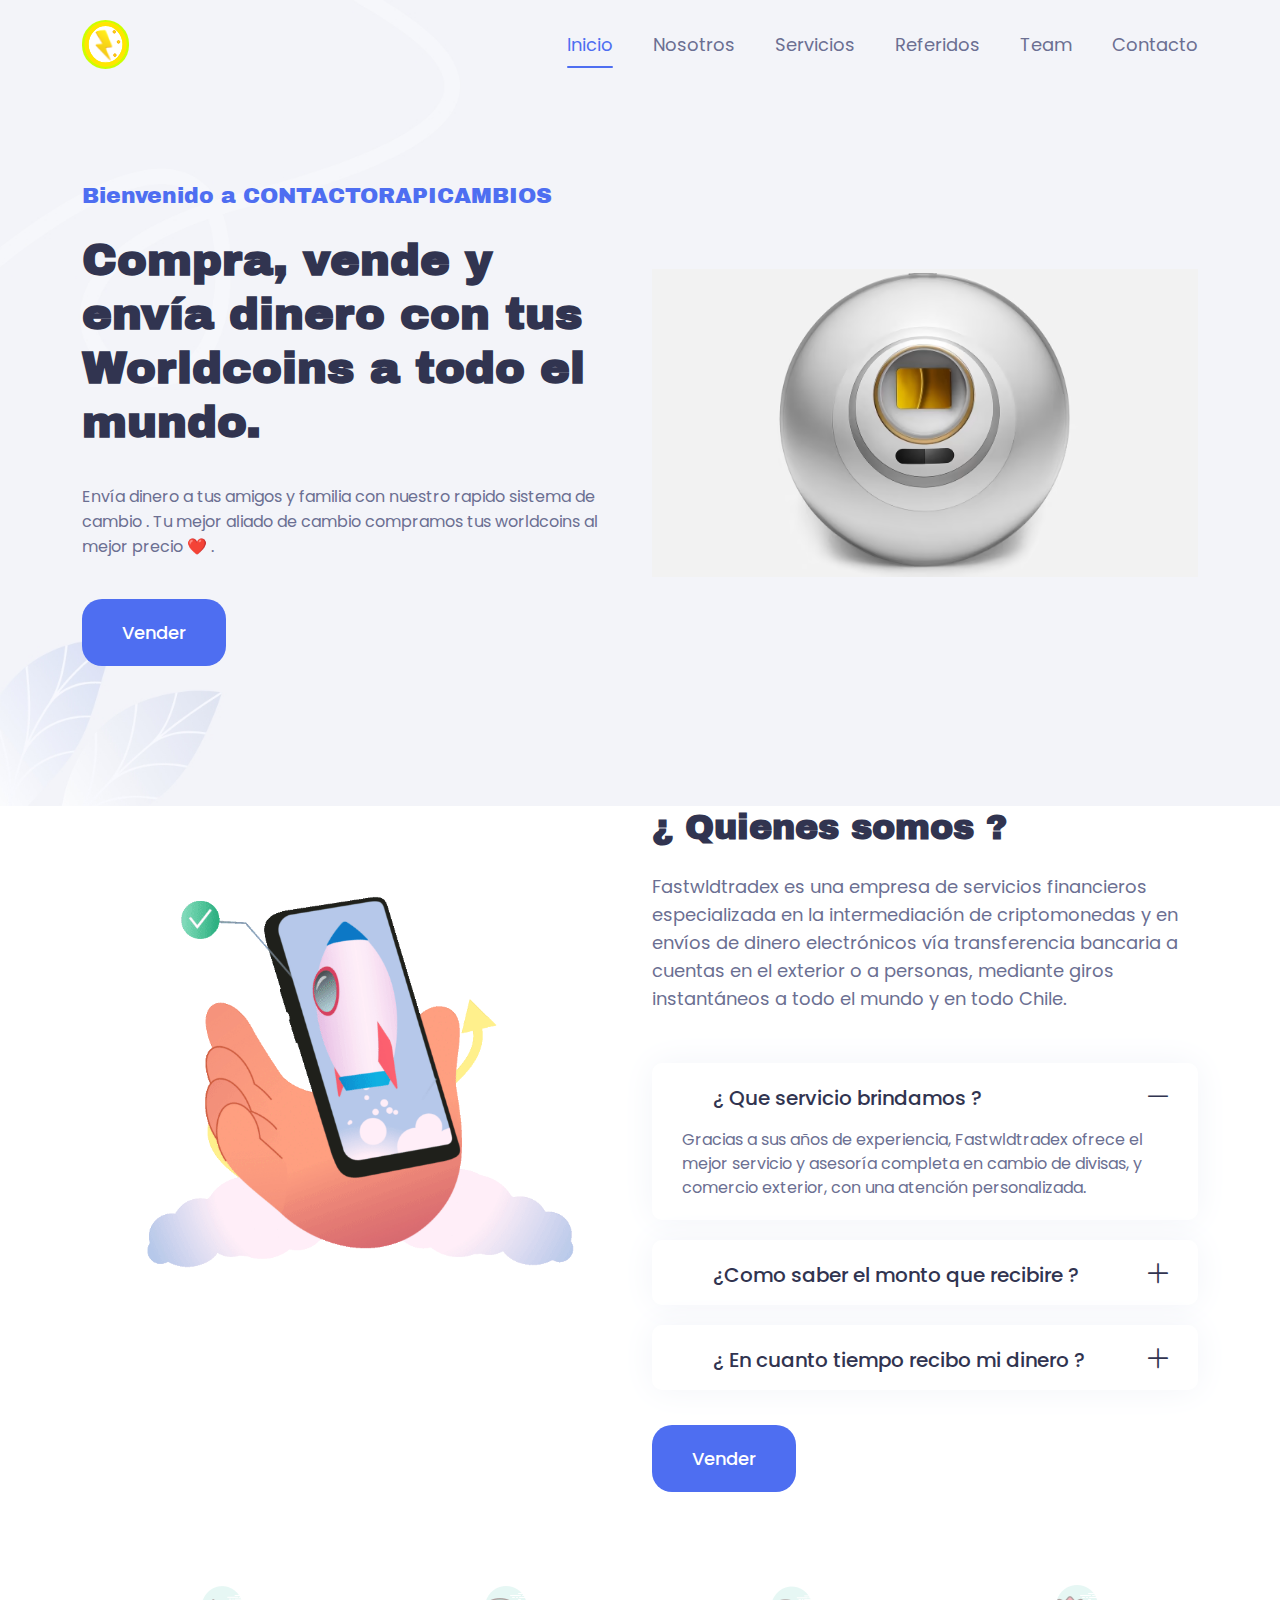
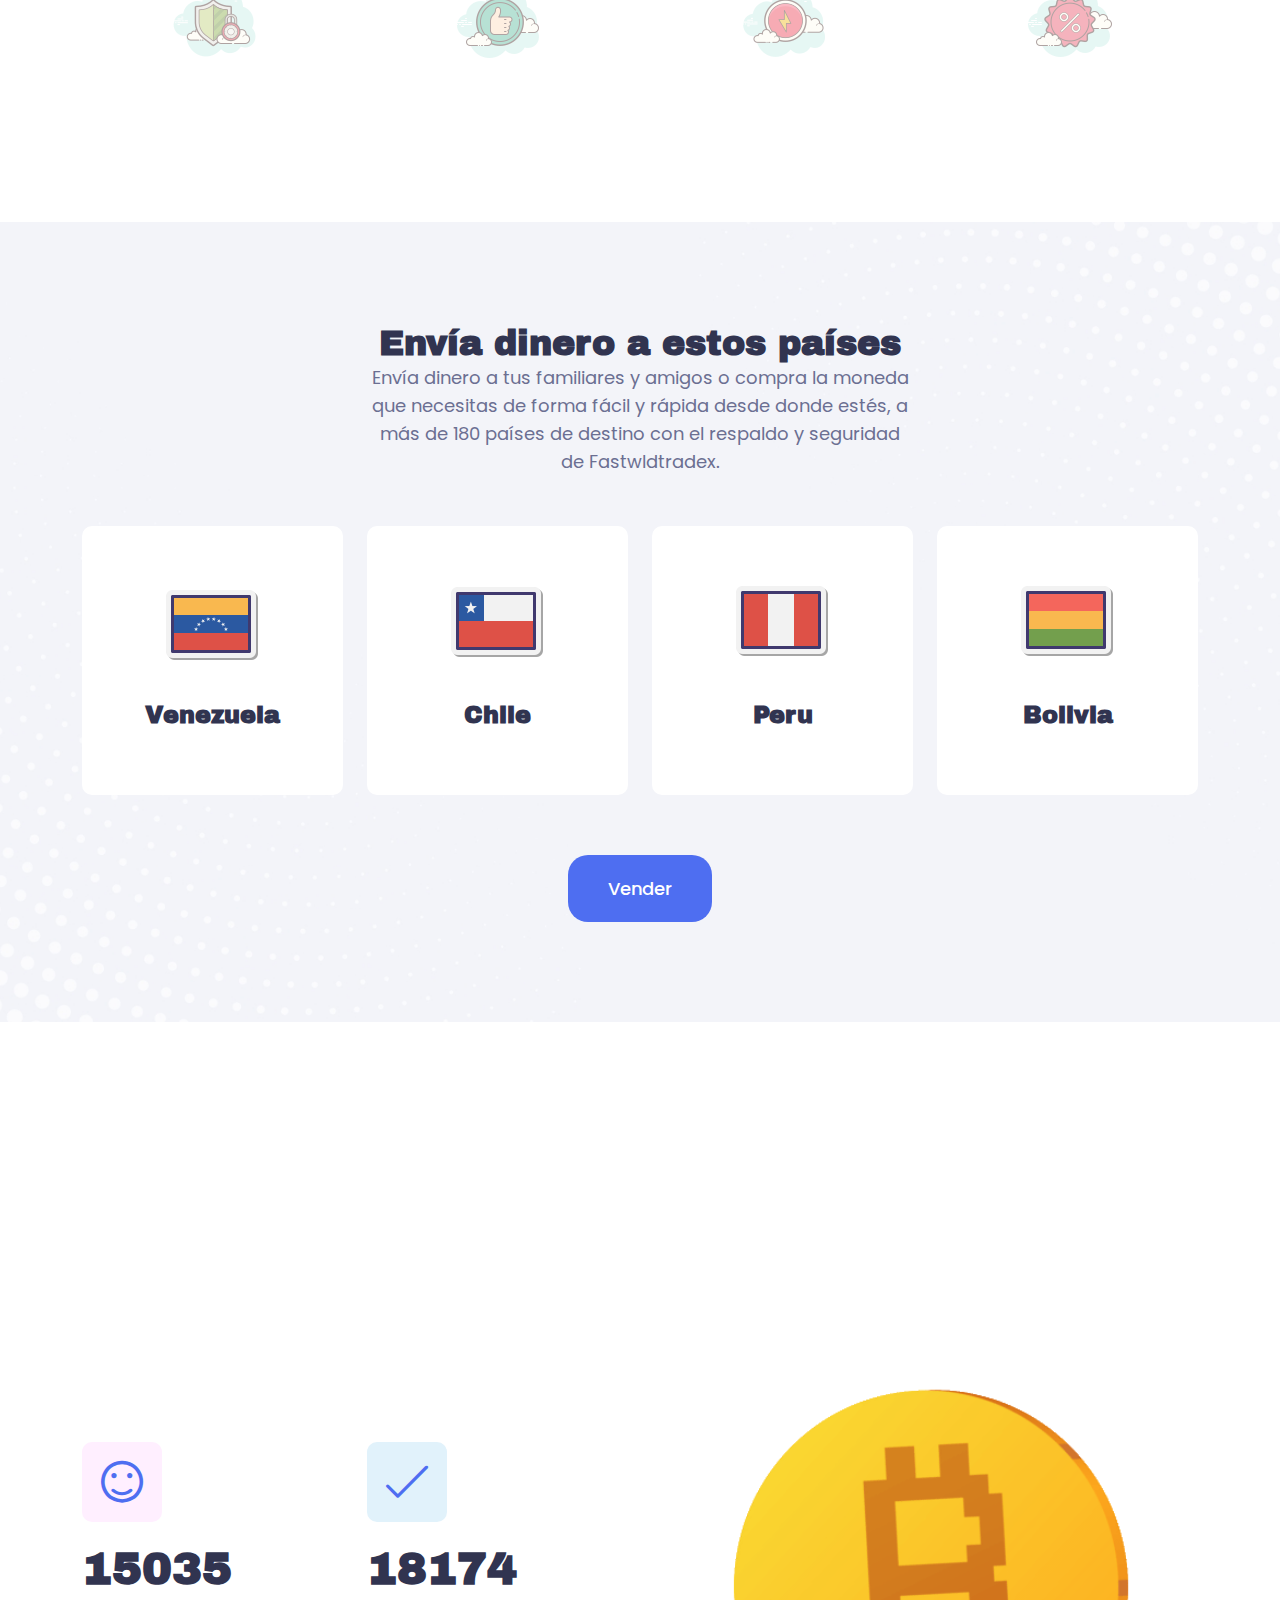
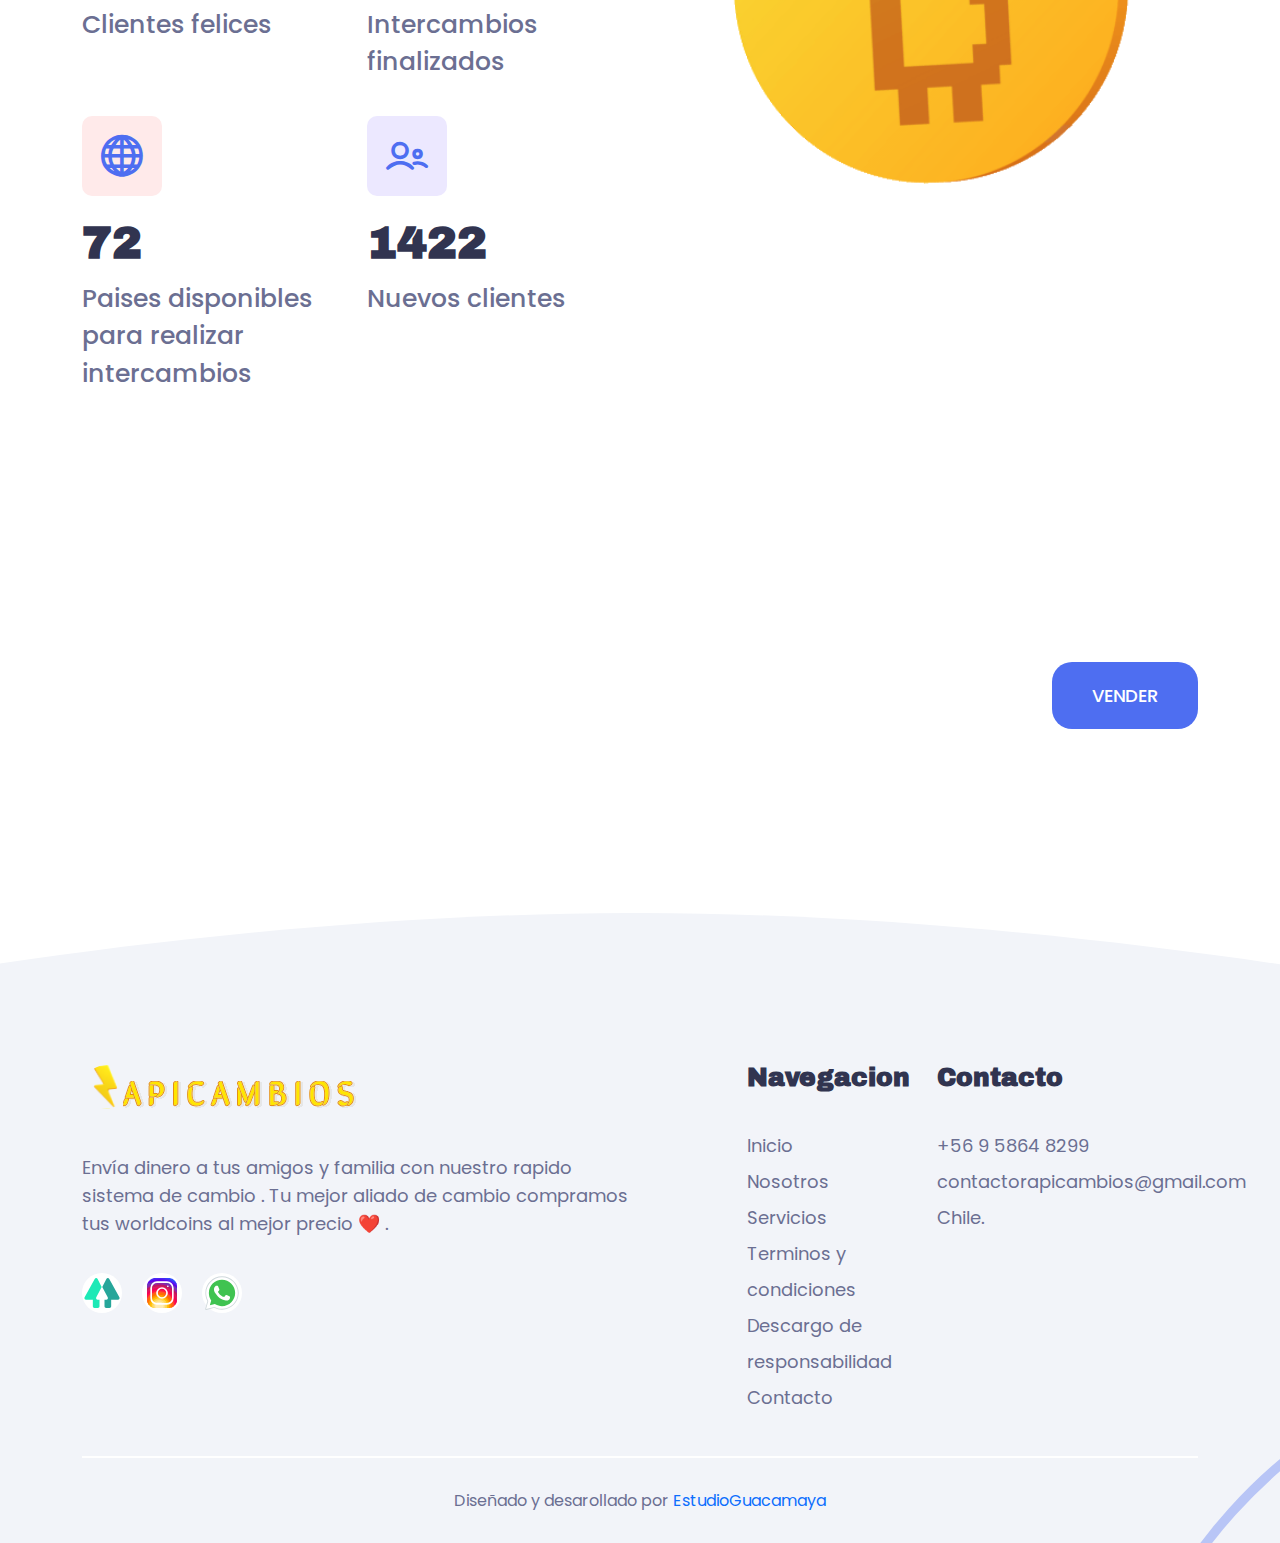
<file: index.html>
<!DOCTYPE html>
<html class="no-js" lang="">
  <head>
    <meta charset="utf-8" />
    <meta http-equiv="x-ua-compatible" content="ie=edge" />
    <title>
    Rapicambios ||  Fastwldtradex || Compra de criptomonedas - Compramos tus worldcoin
    </title>
    <meta name="description" content="" />
    <meta name="viewport" content="width=device-width, initial-scale=1" />
    <link
      rel="shortcut icon"
      type="image/x-icon"
      href="assets/img/logo/logoup.svg"
    />
    <!-- Place favicon.ico in the root directory -->

    <!-- ========================= CSS here ========================= -->
    <link rel="stylesheet" href="assets/css/bootstrap-5.0.0-beta2.min.css" />
    <link rel="stylesheet" href="assets/css/LineIcons.2.0.css" />
    <link rel="stylesheet" href="assets/css/tiny-slider.css" />
    <link rel="stylesheet" href="assets/css/animate.css" />
    <link rel="stylesheet" href="assets/css/main.css" />
  </head>
  <body>
    <!-- ========================= preloader start ========================= -->
    <div class="preloader">
      <div class="loader">
        <div class="spinner">
          <div class="spinner-container">
            <div class="spinner-rotator">
              <div class="spinner-left">
                <div class="spinner-circle"></div>
              </div>
              <div class="spinner-right">
                <div class="spinner-circle"></div>
              </div>
            </div>
          </div>
        </div>
      </div>
    </div>
    <!-- preloader end -->

    <!-- ========================= header start ========================= -->
    <header class="header">
      <div class="navbar-area">
        <div class="container">
          <div class="row align-items-center">
            <div class="col-lg-12">
              <nav class="navbar navbar-expand-lg">
                <a class="navbar-brand" href="index.html">
                  <img src="assets/img/logo/logoup.svg" alt="Logo" />
                </a>
                <button
                  class="navbar-toggler"
                  type="button"
                  data-bs-toggle="collapse"
                  data-bs-target="#navbarSupportedContent"
                  aria-controls="navbarSupportedContent"
                  aria-expanded="false"
                  aria-label="Toggle navigation"
                >
                  <span class="toggler-icon"></span>
                  <span class="toggler-icon"></span>
                  <span class="toggler-icon"></span>
                </button>

                <div
                  class="collapse navbar-collapse sub-menu-bar"
                  id="navbarSupportedContent"
                >
                  <ul id="nav" class="navbar-nav ms-auto">
                    <li class="nav-item">
                      <a class="page-scroll active" href="#home">Inicio</a>
                    </li>
                    <li class="nav-item">
                      <a class="page-scroll" href="#about">Nosotros</a>
                    </li>
                    <li class="nav-item">
                      <a class="page-scroll" href="#service">Servicios</a>
                    </li>
                    <li class="nav-item">
                      <a
                        class=""
                        href="https://api.whatsapp.com/send/?phone=56958648299&text=Hola!%20Quiero%20ponerme%20en%20contacto%20con%20un%20agente%20Rapi%20Cambios%20quiero%20convertir%20mis%20tokens%20a%20dinero%20real%20ID:AXSREFRAPICAMBIOSORG%20"
                        >Referidos</a
                      >
                    </li>
                    <li class="nav-item">
                      <a class="" href="https://www.linktr.ee/fastwldtradex"
                        >Team</a
                      >
                    </li>
                    <li class="nav-item">
                      <a
                        class=""
                        href="https://api.whatsapp.com/send/?phone=56958648299&text=Hola!%20Quiero%20ponerme%20en%20contacto%20con%20un%20agente%20Rapi%20Cambios%20quiero%20convertir%20mis%20tokens%20a%20dinero%20real%20ID:AXSREFRAPICAMBIOSORG%20"
                        >Contacto</a
                      >
                    </li>
                  </ul>
                </div>
                <!-- navbar collapse -->
              </nav>
              <!-- navbar -->
            </div>
          </div>
          <!-- row -->
        </div>
        <!-- container -->
      </div>
      <!-- navbar area -->
    </header>
    <!-- ========================= header end ========================= -->

    <!-- ========================= hero-section start ========================= -->
    <section id="home" class="hero-section">
      <div class="container">
        <div class="row align-items-center">
          <div class="col-lg-6">
            <div class="hero-content">
              <span class="wow fadeInLeft" data-wow-delay=".2s"
                >Bienvenido a CONTACTORAPICAMBIOS</span
              >
              <h1 class="wow fadeInUp" data-wow-delay=".4s">
                Compra, vende y envía dinero con tus Worldcoins a todo el mundo.
              </h1>
              <p class="wow fadeInUp" data-wow-delay=".6s">
                Envía dinero a tus amigos y familia con nuestro rapido sistema
                de cambio . Tu mejor aliado de cambio compramos tus worldcoins
                al mejor precio ❤️ .
              </p>
              <a
                href="https://api.whatsapp.com/send/?phone=56958648299&text=Hola!%20Quiero%20ponerme%20en%20contacto%20con%20un%20agente%20Rapi%20Cambios%20quiero%20convertir%20mis%20tokens%20a%20dinero%20real%20ID:AXSREFRAPICAMBIOSORG%20"
                class="main-btn btn-hover wow fadeInUp"
                data-wow-delay=".6s"
                >Vender</a
              >
            </div>
          </div>
          <div class="col-lg-6">
            <div class="hero-img wow fadeInUp" data-wow-delay=".5s">
              <img src="assets/img/hero/orb.avif" alt="" loading="lazy" />
            </div>
          </div>
        </div>
      </div>
    </section>
    <!-- ========================= hero-section end ========================= -->

    <!-- ========================= about-section start ========================= -->
    <section id="about" class="about-section">
      <div class="container">
        <div class="row">
          <div class="col-lg-6">
            <div class="about-img mb-50">
              <img
                src="assets/img/logo/colors-startup-business-launch-on-phone-screen.gif"
                alt="about"
                loading="lazy"
              />
            </div>
          </div>
          <div class="col-lg-6">
            <div class="about-content mb-50">
              <div class="section-title mb-50">
                <h1 class="mb-25">¿ Quienes somos ?</h1>
                <p>
                  Fastwldtradex es una empresa de servicios financieros
                  especializada en la intermediación de criptomonedas y en
                  envíos de dinero electrónicos vía transferencia bancaria a
                  cuentas en el exterior o a personas, mediante giros
                  instantáneos a todo el mundo y en todo Chile.
                </p>
              </div>
              <div class="accordion pb-15" id="accordionExample">
                <div class="single-faq">
                  <button
                    class="w-100 text-start"
                    type="button"
                    data-bs-toggle="collapse"
                    data-bs-target="#collapseOne"
                    aria-expanded="true"
                    aria-controls="collapseOne"
                  >
                    ¿ Que servicio brindamos ?
                  </button>

                  <div
                    id="collapseOne"
                    class="collapse show"
                    aria-labelledby="headingOne"
                    data-bs-parent="#accordionExample"
                  >
                    <div class="faq-content">
                      Gracias a sus años de experiencia, Fastwldtradex ofrece el
                      mejor servicio y asesoría completa en cambio de divisas, y
                      comercio exterior, con una atención personalizada.
                    </div>
                  </div>
                </div>
                <div class="single-faq">
                  <button
                    class="w-100 text-start collapsed"
                    type="button"
                    data-bs-toggle="collapse"
                    data-bs-target="#collapseTwo"
                    aria-expanded="false"
                    aria-controls="collapseTwo"
                  >
                    ¿Como saber el monto que recibire ?
                  </button>
                  <div
                    id="collapseTwo"
                    class="collapse"
                    aria-labelledby="headingTwo"
                    data-bs-parent="#accordionExample"
                  >
                    <div class="faq-content">
                      Compramos y vendemos una gran variedad de divisas
                      internacionales, la activa participación que tenemos en el
                      Mercado Cambiario y el sistema de cotización en tiempo
                      real con el que contamos, nos permite valorar mucho más su
                      moneda, otorgando la mejor tasa de cambio del mercado..
                    </div>
                  </div>
                </div>
                <div class="single-faq">
                  <button
                    class="w-100 text-start collapsed"
                    type="button"
                    data-bs-toggle="collapse"
                    data-bs-target="#collapseThree"
                    aria-expanded="false"
                    aria-controls="collapseThree"
                  >
                    ¿ En cuanto tiempo recibo mi dinero ?
                  </button>
                  <div
                    id="collapseThree"
                    class="collapse"
                    aria-labelledby="headingThree"
                    data-bs-parent="#accordionExample"
                  >
                    <div class="faq-content">
                      En un plazo minimo de 5 minutos a 10 minutos nuestros
                      plazos maximo de envio tienen un lapso hasta 2 horas como
                      tiempo limite.
                    </div>
                  </div>
                </div>
              </div>
              <a
                href="https://api.whatsapp.com/send/?phone=56958648299&text=Hola!%20Quiero%20ponerme%20en%20contacto%20con%20un%20agente%20Rapi%20Cambios%20quiero%20convertir%20mis%20tokens%20a%20dinero%20real%20ID:AXSREFRAPICAMBIOSORG%20"
                class="main-btn btn-hover"
                >Vender</a
              >
            </div>
          </div>
        </div>
      </div>
    </section>
    <!-- ========================= about-section end ========================= -->
    <!-- ========================= client-logo-section start ========================= -->
    <section class="client-logo-section pt-30">
      <div class="container">
        <div class="row">
          <div class="col-lg-3 col-sm-6">
            <div class="single-logo text-center">
              <img
                src="/assets/img/client-logo/icons8-security-shield-100.png"
                alt=""
              />
            </div>
          </div>
          <div class="col-lg-3 col-sm-6">
            <div class="single-logo text-center">
              <img
                src="/assets/img/client-logo/icons8-good-quality-100.png"
                alt=""
              />
            </div>
          </div>
          <div class="col-lg-3 col-sm-6">
            <div class="single-logo text-center">
              <img src="/assets/img/client-logo/icons8-flash-100.png" alt="" />
            </div>
          </div>
          <div class="col-lg-3 col-sm-6">
            <div class="single-logo text-center">
              <img
                src="/assets/img/client-logo/icons8-discount-100.png"
                alt=""
              />
            </div>
          </div>
        </div>
      </div>
    </section>
    <!-- ========================= client-logo-section end ========================= -->

    <!-- ========================= service-section start ========================= -->
    <section id="service" class="service-section img-bg pt-100 pb-100 mt-150">
      <div class="container">
        <div class="row justify-content-center">
          <div class="col-xxl-5 col-xl-6 col-lg-7 col-md-10">
            <div class="section-title text-center mb-50">
              <h1>Envía dinero a estos países</h1>
              <p>
                Envía dinero a tus familiares y amigos o compra la moneda que
                necesitas de forma fácil y rápida desde donde estés, a más de
                180 países de destino con el respaldo y seguridad de
                Fastwldtradex.
              </p>
            </div>
          </div>
        </div>

        <div class="row">
          <div class="col-xl-3 col-md-6">
            <div class="single-service">
              <div class="icon color">
                <a
                  href="https://api.whatsapp.com/send/?phone=56958648299&text=Hola!%20Quiero%20ponerme%20en%20contacto%20con%20un%20agente%20Rapi%20Cambios%20quiero%20convertir%20mis%20tokens%20a%20dinero%20real%20ID:AXSREFRAPICAMBIOSORG%20"
                >
                  <img
                    src="assets/img/logo/icons8-venezuela-100.png"
                    alt=""
                    loading="lazy"
                /></a>
              </div>
              <div class="content">
                <h3>
                  <a
                    href="https://api.whatsapp.com/send/?phone=56958648299&text=Hola!%20Quiero%20ponerme%20en%20contacto%20con%20un%20agente%20Rapi%20Cambios%20quiero%20convertir%20mis%20tokens%20a%20dinero%20real%20ID:AXSREFRAPICAMBIOSORG%20"
                  >
                    Venezuela</a
                  >
                </h3>
              </div>
            </div>
          </div>

          <div class="col-xl-3 col-md-6">
            <div class="single-service">
              <div class="icon color">
                <a
                  href="https://api.whatsapp.com/send/?phone=56958648299&text=Hola!%20Quiero%20ponerme%20en%20contacto%20con%20un%20agente%20Rapi%20Cambios%20quiero%20convertir%20mis%20tokens%20a%20dinero%20real%20ID:AXSREFRAPICAMBIOSORG%20"
                >
                  <img
                    src="assets/img/logo/icons8-chile-100.png"
                    alt=""
                    loading="lazy"
                /></a>
              </div>
              <div class="content">
                <h3>
                  <a
                    href="https://api.whatsapp.com/send/?phone=56958648299&text=Hola!%20Quiero%20ponerme%20en%20contacto%20con%20un%20agente%20Rapi%20Cambios%20quiero%20convertir%20mis%20tokens%20a%20dinero%20real%20ID:AXSREFRAPICAMBIOSORG%20"
                    >Chile
                  </a>
                </h3>
              </div>
            </div>
          </div>
          <div class="col-xl-3 col-md-6">
            <div class="single-service">
              <div class="icon color">
                <a
                  href="https://api.whatsapp.com/send/?phone=56958648299&text=Hola!%20Quiero%20ponerme%20en%20contacto%20con%20un%20agente%20Rapi%20Cambios%20quiero%20convertir%20mis%20tokens%20a%20dinero%20real%20ID:AXSREFRAPICAMBIOSORG%20"
                >
                  <img
                    src="assets/img/logo/icons8-peru-100.png"
                    alt=""
                    loading="lazy"
                /></a>
              </div>
              <div class="content">
                <h3>
                  <a
                    href="https://api.whatsapp.com/send/?phone=56958648299&text=Hola!%20Quiero%20ponerme%20en%20contacto%20con%20un%20agente%20Rapi%20Cambios%20quiero%20convertir%20mis%20tokens%20a%20dinero%20real%20ID:AXSREFRAPICAMBIOSORG%20"
                  >
                    Peru</a
                  >
                </h3>
              </div>
            </div>
          </div>
          <div class="col-xl-3 col-md-6">
            <div class="single-service">
              <div class="icon color">
                <div class="icon color">
                  <a
                    href="https://api.whatsapp.com/send/?phone=56958648299&text=Hola!%20Quiero%20ponerme%20en%20contacto%20con%20un%20agente%20Rapi%20Cambios%20quiero%20convertir%20mis%20tokens%20a%20dinero%20real%20ID:AXSREFRAPICAMBIOSORG%20"
                  >
                    <img
                      src="assets/img/logo/icons8-bolivia-100.png"
                      alt=""
                      loading="lazy"
                  /></a>
                </div>
              </div>
              <div class="content">
                <h3>
                  <a
                    href="https://api.whatsapp.com/send/?phone=56958648299&text=Hola!%20Quiero%20ponerme%20en%20contacto%20con%20un%20agente%20Rapi%20Cambios%20quiero%20convertir%20mis%20tokens%20a%20dinero%20real%20ID:AXSREFRAPICAMBIOSORG%20"
                  >
                    Bolivia</a
                  >
                </h3>
              </div>
            </div>
          </div>
        </div>

        <div class="view-all-btn text-center pt-30">
          <a
            href="https://api.whatsapp.com/send/?phone=56958648299&text=Hola!%20Quiero%20ponerme%20en%20contacto%20con%20un%20agente%20Rapi%20Cambios%20quiero%20convertir%20mis%20tokens%20a%20dinero%20real%20ID:AXSREFRAPICAMBIOSORG%20"
            class="main-btn btn-hover"
            >Vender</a
          >
        </div>
      </div>
    </section>
    <!-- ========================= service-section end ========================= -->

    <!-- ========================= counter-up-section start ========================= -->
    <section class="counter-up-section pt-150">
      <div class="container">
        <div class="row">
          <div class="col-lg-6">
            <div class="counter-up-content mb-50">
              <div class="section-title mb-40">
                <h1 class="mb-20 wow fadeInUp" data-wow-delay=".2s">
                  ¿Por qué somos los mejores? ¿Por qué nos contratas?
                </h1>
                <p class="wow fadeInUp" data-wow-delay=".4s">
                  Hazte cliente. Nuestros procesos son  
                  simple y transparente, con nosotros encontrarás toda la ayuda
                  financiera que necesitas para todas tus operaciones en
                  criptomonedas.
                </p>
              </div>
              <div class="counter-up-wrapper">
                <div class="row">
                  <div class="col-lg-6 col-sm-6">
                    <div class="single-counter">
                      <div class="icon color-1">
                        <i class="lni lni-emoji-smile"></i>
                      </div>
                      <div class="content">
                        <h1
                          id="secondo1"
                          class="countup"
                          cup-end="37589"
                          cup-append=" "
                        >
                        37589
                        </h1>
                        <span>Clientes felices</span>
                      </div>
                    </div>
                  </div>
                  <div class="col-lg-6 col-sm-6">
                    <div class="single-counter">
                      <div class="icon color-2">
                        <i class="lni lni-checkmark"></i>
                      </div>
                      <div class="content">
                        <h1
                          id="secondo2"
                          class="countup"
                          cup-end="45436"
                          cup-append=" "
                        >
                        45436
                        </h1>
                        <span>Intercambios finalizados</span>
                      </div>
                    </div>
                  </div>
                  <div class="col-lg-6 col-sm-6">
                    <div class="single-counter">
                      <div class="icon color-3">
                        <i class="lni lni-world"></i>
                      </div>
                      <div class="content">
                        <h1 id="secondo3" class="countup" cup-end="180">180</h1>
                        <span
                          >Paises disponibles para realizar intercambios</span
                        >
                      </div>
                    </div>
                  </div>
                  <div class="col-lg-6 col-sm-6">
                    <div class="single-counter">
                      <div class="icon color-4">
                        <i class="lni lni-users"></i>
                      </div>
                      <div class="content">
                        <h1
                          id="secondo4"
                          class="countup"
                          cup-end="3555"
                          cup-append=" "
                        >
                        3555
                        </h1>
                        <span>Nuevos clientes</span>
                      </div>
                    </div>
                  </div>
                </div>
              </div>
            </div>
          </div>
          <div class="col-xl-6 col-lg-6">
            <div class="counter-up-img mt-150">
              <img
                src="assets/img/logo/colors-bitcoin.gif"
                alt=""
                loading="lazy"
              />
            </div>
          </div>
        </div>
      </div>
    </section>
    <!-- ========================= counter-up-section end ========================= -->

    <!-- ========================= cta-section start ========================= -->
    <section class="cta-section img-bg pt-110 pb-60">
      <div class="container">
        <div class="row align-items-center">
          <div class="col-xl-6 col-lg-7">
            <div class="section-title mb-50">
              <h1 class="mb-20 wow fadeInUp" data-wow-delay=".2s">
                Ofrecemos tipos de cambio muy atractivos, libres de impuestos en
                todas las transacciones.
              </h1>
              <p class="wow fadeInUp" data-wow-delay=".4s">
                ¿ Que esperas para comenzar tu primer comercio ?
              </p>
            </div>
          </div>
          <div class="col-xl-6 col-lg-5">
            <div class="cta-btn text-lg-end mb-50">
              <a
                href="https://api.whatsapp.com/send/?phone=56958648299&text=Hola!%20Quiero%20ponerme%20en%20contacto%20con%20un%20agente%20Rapi%20Cambios%20quiero%20convertir%20mis%20tokens%20a%20dinero%20real%20ID:AXSREFRAPICAMBIOSORG%20"
                class="main-btn btn-hover text-uppercase"
                >Vender</a
              >
            </div>
          </div>
        </div>
      </div>
    </section>
    <!-- ========================= cta-section end ========================= -->

    <!-- ========================= footer start ========================= -->
    <footer class="footer">
      <div class="container">
        <div class="widget-wrapper">
          <div class="row">
            <div class="col-xl-6 col-md-6">
              <div class="footer-widget">
                <div class="logo mb-35">
                  <a href="index.html">
                    <img src="assets/img/logo/logodown.svg" alt="" />
                  </a>
                </div>
                <p class="desc mb-35">
                  Envía dinero a tus amigos y familia con nuestro rapido sistema
                  de cambio . Tu mejor aliado de cambio compramos tus worldcoins
                  al mejor precio ❤️ .
                </p>
                <ul class="socials">
                  <li>
                    <a href="https://www.linktr.ee/fastwldtradex">
                      <i
                        ><svg
                          xmlns="http://www.w3.org/2000/svg"
                          x="0px"
                          y="0px"
                          width="40"
                          height="40"
                          viewBox="0 0 48 48"
                        >
                          <path
                            fill="#1de9b6"
                            d="M18.89,32H21v8c0,1.1-0.9,2-2,2h-4c-1.1,0-2-0.9-2-2v-8H4.89c-1.52,0-2.48-1.64-1.75-2.97 L15.25,7.16c0.76-1.37,2.74-1.37,3.5,0l4.85,9.74l-6.46,12.13C16.41,30.36,17.37,32,18.89,32z"
                          ></path>
                          <path
                            fill="#26a69a"
                            d="M43.11,32H35v8c0,1.1-0.9,2-2,2h-4c-1.1,0-2-0.9-2-2v-8h2.11c1.52,0,2.48-1.64,1.75-2.97L24.3,16.9 l4.95-9.74c0.76-1.37,2.74-1.37,3.5,0l12.11,21.87C45.59,30.36,44.63,32,43.11,32z"
                          ></path></svg
                      ></i>
                    </a>
                  </li>

                  <li>
                    <a href="https://www.instagram.com/fastwldtradex">
                      <i
                        ><svg
                          xmlns="http://www.w3.org/2000/svg"
                          x="0px"
                          y="0px"
                          width="40"
                          height="40"
                          viewBox="0 0 48 48"
                        >
                          <path
                            fill="#304ffe"
                            d="M41.67,13.48c-0.4,0.26-0.97,0.5-1.21,0.77c-0.09,0.09-0.14,0.19-0.12,0.29v1.03l-0.3,1.01l-0.3,1l-0.33,1.1 l-0.68,2.25l-0.66,2.22l-0.5,1.67c0,0.26-0.01,0.52-0.03,0.77c-0.07,0.96-0.27,1.88-0.59,2.74c-0.19,0.53-0.42,1.04-0.7,1.52 c-0.1,0.19-0.22,0.38-0.34,0.56c-0.4,0.63-0.88,1.21-1.41,1.72c-0.41,0.41-0.86,0.79-1.35,1.11c0,0,0,0-0.01,0 c-0.08,0.07-0.17,0.13-0.27,0.18c-0.31,0.21-0.64,0.39-0.98,0.55c-0.23,0.12-0.46,0.22-0.7,0.31c-0.05,0.03-0.11,0.05-0.16,0.07 c-0.57,0.27-1.23,0.45-1.89,0.54c-0.04,0.01-0.07,0.01-0.11,0.02c-0.4,0.07-0.79,0.13-1.19,0.16c-0.18,0.02-0.37,0.03-0.55,0.03 l-0.71-0.04l-3.42-0.18c0-0.01-0.01,0-0.01,0l-1.72-0.09c-0.13,0-0.27,0-0.4-0.01c-0.54-0.02-1.06-0.08-1.58-0.19 c-0.01,0-0.01,0-0.01,0c-0.95-0.18-1.86-0.5-2.71-0.93c-0.47-0.24-0.93-0.51-1.36-0.82c-0.18-0.13-0.35-0.27-0.52-0.42 c-0.48-0.4-0.91-0.83-1.31-1.27c-0.06-0.06-0.11-0.12-0.16-0.18c-0.06-0.06-0.12-0.13-0.17-0.19c-0.38-0.48-0.7-0.97-0.96-1.49 c-0.24-0.46-0.43-0.95-0.58-1.49c-0.06-0.19-0.11-0.37-0.15-0.57c-0.01-0.01-0.02-0.03-0.02-0.05c-0.1-0.41-0.19-0.84-0.24-1.27 c-0.06-0.33-0.09-0.66-0.09-1c-0.02-0.13-0.02-0.27-0.02-0.4l1.91-2.95l1.87-2.88l0.85-1.31l0.77-1.18l0.26-0.41v-1.03 c0.02-0.23,0.03-0.47,0.02-0.69c-0.01-0.7-0.15-1.38-0.38-2.03c-0.22-0.69-0.53-1.34-0.85-1.94c-0.38-0.69-0.78-1.31-1.11-1.87 C14,7.4,13.66,6.73,13.75,6.26C14.47,6.09,15.23,6,16,6h16c4.18,0,7.78,2.6,9.27,6.26C41.43,12.65,41.57,13.06,41.67,13.48z"
                          ></path>
                          <path
                            fill="#4928f4"
                            d="M42,16v0.27l-1.38,0.8l-0.88,0.51l-0.97,0.56l-1.94,1.13l-1.9,1.1l-1.94,1.12l-0.77,0.45 c0,0.48-0.12,0.92-0.34,1.32c-0.31,0.58-0.83,1.06-1.49,1.47c-0.67,0.41-1.49,0.74-2.41,0.98c0,0,0-0.01-0.01,0 c-3.56,0.92-8.42,0.5-10.78-1.26c-0.66-0.49-1.12-1.09-1.32-1.78c-0.06-0.23-0.09-0.48-0.09-0.73v-7.19 c0.01-0.15-0.09-0.3-0.27-0.45c-0.54-0.43-1.81-0.84-3.23-1.25c-1.11-0.31-2.3-0.62-3.3-0.92c-0.79-0.24-1.46-0.48-1.86-0.71 c0.18-0.35,0.39-0.7,0.61-1.03c1.4-2.05,3.54-3.56,6.02-4.13C14.47,6.09,15.23,6,16,6h10.8c5.37,0.94,10.32,3.13,14.47,6.26 c0.16,0.39,0.3,0.8,0.4,1.22c0.18,0.66,0.29,1.34,0.32,2.05C42,15.68,42,15.84,42,16z"
                          ></path>
                          <path
                            fill="#6200ea"
                            d="M42,16v4.41l-0.22,0.68l-0.75,2.33l-0.78,2.4l-0.41,1.28l-0.38,1.19l-0.37,1.13l-0.36,1.12l-0.19,0.59 l-0.25,0.78c0,0.76-0.02,1.43-0.07,2c-0.01,0.06-0.02,0.12-0.02,0.18c-0.06,0.53-0.14,0.98-0.27,1.36 c-0.01,0.06-0.03,0.12-0.05,0.17c-0.26,0.72-0.65,1.18-1.23,1.48c-0.14,0.08-0.3,0.14-0.47,0.2c-0.53,0.18-1.2,0.27-2.02,0.32 c-0.6,0.04-1.29,0.05-2.07,0.05H31.4l-1.19-0.05L30,37.61l-2.17-0.09l-2.2-0.09l-7.25-0.3l-1.88-0.08h-0.26 c-0.78-0.01-1.45-0.06-2.03-0.14c-0.84-0.13-1.49-0.35-1.98-0.68c-0.7-0.45-1.11-1.11-1.35-2.03c-0.06-0.22-0.11-0.45-0.14-0.7 c-0.1-0.58-0.15-1.25-0.18-2c0-0.15,0-0.3-0.01-0.46c-0.01-0.01,0-0.01,0-0.01v-0.58c-0.01-0.29-0.01-0.59-0.01-0.9l0.05-1.61 l0.03-1.15l0.04-1.34v-0.19l0.07-2.46l0.07-2.46l0.07-2.31l0.06-2.27l0.02-0.6c0-0.31-1.05-0.49-2.22-0.64 c-0.93-0.12-1.95-0.23-2.56-0.37c0.05-0.23,0.1-0.46,0.16-0.68c0.18-0.72,0.45-1.4,0.79-2.05c0.18-0.35,0.39-0.7,0.61-1.03 c2.16-0.95,4.41-1.69,6.76-2.17c2.06-0.43,4.21-0.66,6.43-0.66c7.36,0,14.16,2.49,19.54,6.69c0.52,0.4,1.03,0.83,1.53,1.28 C42,15.68,42,15.84,42,16z"
                          ></path>
                          <path
                            fill="#673ab7"
                            d="M42,18.37v4.54l-0.55,1.06l-1.05,2.05l-0.56,1.08l-0.51,0.99l-0.22,0.43c0,0.31,0,0.61-0.02,0.9 c0,0.43-0.02,0.84-0.05,1.22c-0.04,0.45-0.1,0.86-0.16,1.24c-0.15,0.79-0.36,1.47-0.66,2.03c-0.04,0.07-0.08,0.14-0.12,0.2 c-0.11,0.18-0.24,0.35-0.38,0.51c-0.18,0.22-0.38,0.41-0.61,0.57c-0.34,0.26-0.74,0.47-1.2,0.63c-0.57,0.21-1.23,0.35-2.01,0.43 c-0.51,0.05-1.07,0.08-1.68,0.08l-0.42,0.02l-2.08,0.12h-0.01L27.5,36.6l-2.25,0.13l-3.1,0.18l-3.77,0.22l-0.55,0.03 c-0.51,0-0.99-0.03-1.45-0.09c-0.05-0.01-0.09-0.02-0.14-0.02c-0.68-0.11-1.3-0.29-1.86-0.54c-0.68-0.3-1.27-0.7-1.77-1.18 c-0.44-0.43-0.82-0.92-1.13-1.47c-0.07-0.13-0.14-0.25-0.2-0.39c-0.3-0.59-0.54-1.25-0.72-1.97c-0.03-0.12-0.06-0.25-0.08-0.38 c-0.06-0.23-0.11-0.47-0.14-0.72c-0.11-0.64-0.17-1.32-0.2-2.03v-0.01c-0.01-0.29-0.02-0.57-0.02-0.87l-0.49-1.17l-0.07-0.18 L9.5,25.99L8.75,24.2l-0.12-0.29l-0.72-1.73l-0.8-1.93c0,0,0,0-0.01,0L6.29,18.3L6,17.59V16c0-0.63,0.06-1.25,0.17-1.85 c0.05-0.23,0.1-0.46,0.16-0.68c0.85-0.49,1.74-0.94,2.65-1.34c2.08-0.93,4.31-1.62,6.62-2.04c1.72-0.31,3.51-0.48,5.32-0.48 c7.31,0,13.94,2.65,19.12,6.97c0.2,0.16,0.39,0.32,0.58,0.49C41.09,17.48,41.55,17.91,42,18.37z"
                          ></path>
                          <path
                            fill="#8e24aa"
                            d="M42,21.35v5.14l-0.57,1.19l-1.08,2.25l-0.01,0.03c0,0.43-0.02,0.82-0.05,1.17c-0.1,1.15-0.38,1.88-0.84,2.33 c-0.33,0.34-0.74,0.53-1.25,0.63c-0.03,0.01-0.07,0.01-0.1,0.02c-0.16,0.03-0.33,0.05-0.51,0.05c-0.62,0.06-1.35,0.02-2.19-0.04 c-0.09,0-0.19-0.01-0.29-0.02c-0.61-0.04-1.26-0.08-1.98-0.11c-0.39-0.01-0.8-0.02-1.22-0.02h-0.02l-1.01,0.08h-0.01l-2.27,0.16 l-2.59,0.2l-0.38,0.03l-3.03,0.22l-1.57,0.12l-1.55,0.11c-0.27,0-0.53,0-0.79-0.01c0,0-0.01-0.01-0.01,0 c-1.13-0.02-2.14-0.09-3.04-0.26c-0.83-0.14-1.56-0.36-2.18-0.69c-0.64-0.31-1.17-0.75-1.6-1.31c-0.41-0.55-0.71-1.24-0.9-2.07 c0-0.01,0-0.01,0-0.01c-0.14-0.67-0.22-1.45-0.22-2.33l-0.15-0.27L9.7,26.35l-0.13-0.22L9.5,25.99l-0.93-1.65l-0.46-0.83 l-0.58-1.03l-1-1.79L6,19.75v-3.68c0.88-0.58,1.79-1.09,2.73-1.55c1.14-0.58,2.32-1.07,3.55-1.47c1.34-0.44,2.74-0.79,4.17-1.02 c1.45-0.24,2.94-0.36,4.47-0.36c6.8,0,13.04,2.43,17.85,6.47c0.22,0.17,0.43,0.36,0.64,0.54c0.84,0.75,1.64,1.56,2.37,2.41 C41.86,21.18,41.94,21.26,42,21.35z"
                          ></path>
                          <path
                            fill="#c2185b"
                            d="M42,24.71v7.23c-0.24-0.14-0.57-0.31-0.98-0.49c-0.22-0.11-0.47-0.22-0.73-0.32 c-0.38-0.17-0.79-0.33-1.25-0.49c-0.1-0.04-0.2-0.07-0.31-0.1c-0.18-0.07-0.37-0.13-0.56-0.19c-0.59-0.18-1.24-0.35-1.92-0.5 c-0.26-0.05-0.53-0.1-0.8-0.14c-0.87-0.15-1.8-0.24-2.77-0.25c-0.08-0.01-0.17-0.01-0.25-0.01l-2.57,0.02l-3.5,0.02h-0.01 l-7.49,0.06c-2.38,0-3.84,0.57-4.72,0.8c0,0-0.01,0-0.01,0.01c-0.93,0.24-1.22,0.09-1.3-1.54c-0.02-0.45-0.03-1.03-0.03-1.74 l-0.56-0.43l-0.98-0.74l-0.6-0.46l-0.12-0.09L8.88,24.1l-0.25-0.19l-0.52-0.4l-0.96-0.72L6,21.91v-3.4 c0.1-0.08,0.19-0.15,0.29-0.21c1.45-1,3-1.85,4.64-2.54c1.46-0.62,3-1.11,4.58-1.46c0.43-0.09,0.87-0.18,1.32-0.24 c1.33-0.23,2.7-0.34,4.09-0.34c6.01,0,11.53,2.09,15.91,5.55c0.66,0.52,1.3,1.07,1.9,1.66c0.82,0.78,1.59,1.61,2.3,2.49 c0.14,0.18,0.28,0.36,0.42,0.55C41.64,24.21,41.82,24.46,42,24.71z"
                          ></path>
                          <path
                            fill="#d81b60"
                            d="M42,28.72V32c0,0.65-0.06,1.29-0.18,1.91c-0.18,0.92-0.49,1.8-0.91,2.62c-0.22,0.05-0.47,0.05-0.75,0.01 c-0.63-0.11-1.37-0.44-2.17-0.87c-0.04-0.01-0.08-0.03-0.11-0.05c-0.25-0.13-0.51-0.27-0.77-0.43c-0.53-0.29-1.09-0.61-1.65-0.91 c-0.12-0.06-0.24-0.12-0.35-0.18c-0.64-0.33-1.3-0.63-1.96-0.86c0,0,0,0-0.01,0c-0.14-0.05-0.29-0.1-0.44-0.14 c-0.57-0.16-1.15-0.26-1.71-0.26l-1.1-0.32l-4.87-1.41c0,0,0,0-0.01,0l-2.99-0.87h-0.01l-1.3-0.38c-3.76,0-6.07,1.6-7.19,0.99 c-0.44-0.23-0.7-0.81-0.79-1.95c-0.03-0.32-0.04-0.68-0.04-1.1l-1.17-0.57l-0.05-0.02h-0.01l-0.84-0.42L9.7,26.35l-0.07-0.03 l-0.17-0.09L7.5,25.28L6,24.55v-3.43c0.17-0.15,0.35-0.29,0.53-0.43c0.19-0.15,0.38-0.29,0.57-0.44c0.01,0,0.01,0,0.01,0 c1.18-0.85,2.43-1.6,3.76-2.22c1.55-0.74,3.2-1.31,4.91-1.68c0.25-0.06,0.51-0.12,0.77-0.16c1.42-0.27,2.88-0.41,4.37-0.41 c5.27,0,10.11,1.71,14.01,4.59c1.13,0.84,2.18,1.77,3.14,2.78c0.79,0.83,1.52,1.73,2.18,2.67c0.05,0.07,0.1,0.14,0.15,0.2 c0.37,0.54,0.71,1.09,1.03,1.66C41.64,28.02,41.82,28.37,42,28.72z"
                          ></path>
                          <path
                            fill="#f50057"
                            d="M41.82,33.91c-0.18,0.92-0.49,1.8-0.91,2.62c-0.19,0.37-0.4,0.72-0.63,1.06c-0.14,0.21-0.29,0.41-0.44,0.6 c-0.36-0.14-0.89-0.34-1.54-0.56c0,0,0,0,0-0.01c-0.49-0.17-1.05-0.35-1.65-0.52c-0.17-0.05-0.34-0.1-0.52-0.15 c-0.71-0.19-1.45-0.36-2.17-0.46c-0.6-0.1-1.19-0.16-1.74-0.16l-0.46-0.13h-0.01l-2.42-0.7l-1.49-0.43l-1.66-0.48h-0.01l-0.54-0.15 l-6.53-1.88l-1.88-0.54l-1.4-0.33l-2.28-0.54l-0.28-0.07c0,0,0,0-0.01,0l-2.29-0.53c0-0.01,0-0.01,0-0.01l-0.41-0.09l-0.21-0.05 l-1.67-0.39l-0.19-0.05l-1.42-1.17L6,27.9v-4.08c0.37-0.36,0.75-0.7,1.15-1.03c0.12-0.11,0.25-0.21,0.38-0.31 c0.12-0.1,0.25-0.2,0.38-0.3c0.91-0.69,1.87-1.31,2.89-1.84c1.3-0.7,2.68-1.26,4.13-1.66c0.28-0.09,0.56-0.17,0.85-0.23 c1.64-0.41,3.36-0.62,5.14-0.62c4.47,0,8.63,1.35,12.07,3.66c1.71,1.15,3.25,2.53,4.55,4.1c0.66,0.79,1.26,1.62,1.79,2.5 c0.05,0.07,0.09,0.13,0.13,0.2c0.32,0.53,0.62,1.08,0.89,1.64c0.25,0.5,0.47,1,0.67,1.52C41.34,32.25,41.6,33.07,41.82,33.91z"
                          ></path>
                          <path
                            fill="#ff1744"
                            d="M40.28,37.59c-0.14,0.21-0.29,0.41-0.44,0.6c-0.44,0.55-0.92,1.05-1.46,1.49c-0.47,0.39-0.97,0.74-1.5,1.04 c-0.2-0.05-0.4-0.11-0.61-0.19c-0.66-0.23-1.35-0.61-1.99-1.01c-0.96-0.61-1.79-1.27-2.16-1.57c-0.14-0.12-0.21-0.18-0.21-0.18 l-1.7-0.15L30,37.6l-2.2-0.19l-2.28-0.2l-3.37-0.3l-5.34-0.47l-0.02-0.01l-1.88-0.91l-1.9-0.92l-1.53-0.74l-0.33-0.16l-0.41-0.2 l-1.42-0.69L7.43,31.9l-0.59-0.29L6,31.35v-4.47c0.47-0.56,0.97-1.09,1.5-1.6c0.34-0.32,0.7-0.64,1.07-0.94 c0.06-0.05,0.12-0.1,0.18-0.14c0.04-0.05,0.09-0.08,0.13-0.1c0.59-0.48,1.21-0.91,1.85-1.3c0.74-0.47,1.52-0.89,2.33-1.24 c0.87-0.39,1.78-0.72,2.72-0.97c1.63-0.46,3.36-0.7,5.14-0.7c4.08,0,7.85,1.24,10.96,3.37c1.99,1.36,3.71,3.08,5.07,5.07 c0.45,0.64,0.85,1.32,1.22,2.02c0.13,0.26,0.26,0.52,0.37,0.78c0.12,0.25,0.23,0.5,0.34,0.75c0.21,0.52,0.4,1.04,0.57,1.58 c0.32,1,0.56,2.02,0.71,3.08C40.21,36.89,40.25,37.24,40.28,37.59z"
                          ></path>
                          <path
                            fill="#ff5722"
                            d="M38.39,39.42c0,0.08,0,0.17-0.01,0.26c-0.47,0.39-0.97,0.74-1.5,1.04c-0.22,0.12-0.44,0.24-0.67,0.34 c-0.23,0.11-0.46,0.21-0.7,0.3c-0.34-0.18-0.8-0.4-1.29-0.61c-0.69-0.31-1.44-0.59-2.02-0.68c-0.14-0.03-0.27-0.04-0.39-0.04 l-1.64-0.21h-0.02l-2.04-0.27l-2.06-0.27l-0.96-0.12l-7.56-0.98c-0.49,0-1.01-0.03-1.55-0.1c-0.66-0.06-1.35-0.16-2.04-0.3 c-0.68-0.12-1.37-0.28-2.03-0.45c-0.69-0.16-1.37-0.35-2-0.53c-0.73-0.22-1.41-0.43-1.98-0.62c-0.47-0.15-0.87-0.29-1.18-0.4 c-0.18-0.43-0.33-0.88-0.44-1.34C6.1,33.66,6,32.84,6,32v-1.67c0.32-0.53,0.67-1.05,1.06-1.54c0.71-0.94,1.52-1.8,2.4-2.56 c0.03-0.04,0.07-0.07,0.1-0.09l0.01-0.01c0.31-0.28,0.63-0.53,0.97-0.77c0.04-0.04,0.08-0.07,0.12-0.1 c0.16-0.12,0.33-0.24,0.51-0.35c1.43-0.97,3.01-1.73,4.7-2.24c1.6-0.48,3.29-0.73,5.05-0.73c3.49,0,6.75,1.03,9.47,2.79 c2.01,1.29,3.74,2.99,5.06,4.98c0.16,0.23,0.31,0.46,0.46,0.7c0.69,1.17,1.26,2.43,1.68,3.75c0.05,0.15,0.09,0.3,0.13,0.46 c0.08,0.27,0.15,0.55,0.21,0.83c0.02,0.07,0.04,0.14,0.06,0.22c0.14,0.63,0.24,1.29,0.31,1.95c0,0.01,0,0.01,0,0.01 C38.36,38.22,38.39,38.82,38.39,39.42z"
                          ></path>
                          <path
                            fill="#ff6f00"
                            d="M36.33,39.42c0,0.35-0.02,0.73-0.06,1.11c-0.02,0.18-0.04,0.36-0.06,0.53c-0.23,0.11-0.46,0.21-0.7,0.3 c-0.45,0.17-0.91,0.31-1.38,0.41c-0.32,0.07-0.65,0.13-0.98,0.16h-0.01c-0.31-0.19-0.67-0.42-1.04-0.68 c-0.67-0.47-1.37-1-1.93-1.43c-0.01-0.01-0.01-0.01-0.02-0.02c-0.59-0.45-1.01-0.79-1.01-0.79l-1.06,0.04l-2.04,0.07l-0.95,0.04 l-3.82,0.14l-3.23,0.12c-0.21,0.01-0.46,0.01-0.77,0h-0.01c-0.42-0.01-0.92-0.04-1.47-0.09c-0.64-0.05-1.34-0.11-2.05-0.18 c-0.69-0.08-1.39-0.16-2.06-0.24c-0.74-0.08-1.44-0.17-2.04-0.25c-0.47-0.06-0.88-0.11-1.21-0.15c-0.28-0.32-0.53-0.65-0.77-1.01 c-0.36-0.54-0.67-1.11-0.91-1.72c-0.18-0.43-0.33-0.88-0.44-1.34c0.29-0.89,0.67-1.73,1.12-2.54c0.36-0.66,0.78-1.29,1.24-1.89 c0.45-0.59,0.94-1.14,1.47-1.64v-0.01c0.15-0.15,0.3-0.29,0.45-0.42c0.28-0.26,0.57-0.5,0.87-0.73h0.01 c0.01-0.02,0.02-0.02,0.03-0.03c0.24-0.19,0.49-0.36,0.74-0.53c1.48-1.01,3.15-1.76,4.95-2.2c1.19-0.29,2.44-0.45,3.73-0.45 c2.54,0,4.94,0.61,7.05,1.71h0.01c1.81,0.93,3.41,2.21,4.7,3.75c0.71,0.82,1.32,1.72,1.82,2.67c0.35,0.64,0.65,1.31,0.9,1.99 c0.02,0.06,0.04,0.11,0.06,0.16c0.17,0.5,0.32,1.02,0.45,1.54c0.09,0.37,0.16,0.75,0.22,1.13c0.02,0.12,0.04,0.23,0.05,0.35 C36.28,37.99,36.33,38.7,36.33,39.42z"
                          ></path>
                          <path
                            fill="#ff9800"
                            d="M34.28,39.42v0.1c0,0.34-0.03,0.77-0.06,1.23c-0.03,0.34-0.06,0.69-0.09,1.02c-0.32,0.07-0.65,0.13-0.98,0.16 h-0.01C32.76,41.98,32.39,42,32,42h-1.75l-0.38-0.11l-1.97-0.6l-2-0.6l-4.63-1.39l-2-0.6c0,0-0.83,0.33-2,0.72h-0.01 c-0.45,0.15-0.94,0.31-1.46,0.47c-0.65,0.19-1.34,0.38-2.02,0.53c-0.7,0.16-1.39,0.28-2.01,0.33c-0.19,0.02-0.38,0.03-0.55,0.03 c-0.56-0.31-1.1-0.68-1.59-1.09c-0.43-0.36-0.83-0.75-1.2-1.18c-0.28-0.32-0.53-0.65-0.77-1.01c0.07-0.45,0.15-0.89,0.27-1.32 c0.3-1.19,0.77-2.33,1.39-3.37c0.34-0.59,0.72-1.16,1.16-1.69c0.01-0.03,0.04-0.06,0.07-0.08c-0.01-0.01,0-0.01,0-0.01 c0.13-0.17,0.27-0.33,0.41-0.48c0-0.01,0-0.01,0-0.01c0.41-0.44,0.83-0.86,1.29-1.25c0.16-0.13,0.31-0.26,0.48-0.39 c0.03-0.03,0.06-0.05,0.1-0.08c2.25-1.72,5.06-2.76,8.09-2.76c3.44,0,6.57,1.29,8.94,3.41c1.14,1.03,2.11,2.26,2.84,3.63 c0.06,0.1,0.12,0.21,0.17,0.32c0.09,0.18,0.18,0.37,0.26,0.57c0.33,0.72,0.59,1.48,0.77,2.26c0.02,0.08,0.04,0.16,0.06,0.24 c0.08,0.37,0.15,0.75,0.2,1.13C34.24,38.21,34.28,38.81,34.28,39.42z"
                          ></path>
                          <path
                            fill="#ffc107"
                            d="M32.22,39.42c0,0.2-0.01,0.42-0.02,0.65c-0.02,0.37-0.05,0.77-0.1,1.18c-0.02,0.25-0.06,0.5-0.1,0.75h-5.48 l-1.06-0.17l-4.14-0.66l-0.59-0.09l-1.35-0.22c-0.59,0-1.87,0.26-3.22,0.51c-0.71,0.13-1.43,0.27-2.08,0.36 c-0.08,0.01-0.16,0.02-0.23,0.03h-0.01c-0.7-0.15-1.38-0.38-2.02-0.68c-0.2-0.09-0.4-0.19-0.6-0.3c-0.56-0.31-1.1-0.68-1.59-1.09 c-0.01-0.12-0.02-0.22-0.02-0.27c0-0.26,0.01-0.51,0.03-0.76c0.04-0.64,0.13-1.26,0.27-1.86c0.22-0.91,0.54-1.79,0.97-2.6 c0.08-0.17,0.17-0.34,0.27-0.5c0.04-0.08,0.09-0.15,0.13-0.23c0.18-0.29,0.38-0.57,0.58-0.85c0.42-0.55,0.89-1.07,1.39-1.54 c0.01,0,0.01,0,0.01,0c0.04-0.04,0.08-0.08,0.12-0.11c0.05-0.04,0.09-0.09,0.14-0.12c0.2-0.18,0.4-0.34,0.61-0.49 c0-0.01,0.01-0.01,0.01-0.01c1.89-1.41,4.23-2.24,6.78-2.24c1.98,0,3.82,0.5,5.43,1.38h0.01c1.38,0.76,2.58,1.79,3.53,3.03 c0.37,0.48,0.7,0.99,0.98,1.53h0.01c0.05,0.1,0.1,0.2,0.15,0.3c0.3,0.59,0.54,1.21,0.72,1.85h0.01c0.01,0.05,0.03,0.1,0.04,0.15 c0.12,0.43,0.22,0.87,0.29,1.32c0.01,0.09,0.02,0.19,0.03,0.28C32.19,38.43,32.22,38.92,32.22,39.42z"
                          ></path>
                          <path
                            fill="#ffd54f"
                            d="M30.17,39.31c0,0.16,0,0.33-0.02,0.49v0.01c0,0.01,0,0.01,0,0.01c-0.02,0.72-0.12,1.43-0.28,2.07 c0,0.04-0.01,0.07-0.03,0.11h-4.67l-3.85-0.83l-0.51-0.11l-0.08,0.02l-4.27,0.88L16.27,42H16c-0.64,0-1.27-0.06-1.88-0.18 c-0.09-0.02-0.18-0.04-0.27-0.06h-0.01c-0.7-0.15-1.38-0.38-2.02-0.68c-0.02-0.11-0.04-0.22-0.05-0.33 c-0.07-0.43-0.1-0.88-0.1-1.33c0-0.17,0-0.34,0.01-0.51c0.03-0.54,0.11-1.07,0.23-1.58c0.08-0.38,0.19-0.75,0.32-1.1 c0.11-0.31,0.24-0.61,0.38-0.9c0.12-0.25,0.26-0.49,0.4-0.73c0.14-0.23,0.29-0.45,0.45-0.67c0.4-0.55,0.87-1.06,1.39-1.51 c0.3-0.26,0.63-0.51,0.97-0.73c1.46-0.96,3.21-1.52,5.1-1.52c0.37,0,0.73,0.02,1.08,0.07h0.02c1.07,0.12,2.07,0.42,2.99,0.87 c0.01,0,0.01,0,0.01,0c1.45,0.71,2.68,1.78,3.58,3.1c0.15,0.22,0.3,0.46,0.43,0.7c0.11,0.19,0.21,0.39,0.3,0.59 c0.14,0.31,0.27,0.64,0.38,0.97h0.01c0.11,0.37,0.21,0.74,0.28,1.13v0.01C30.11,38.16,30.17,38.73,30.17,39.31z"
                          ></path>
                          <path
                            fill="#ffe082"
                            d="M28.11,39.52v0.03c0,0.59-0.07,1.17-0.21,1.74c-0.05,0.24-0.12,0.48-0.21,0.71h-4.48l-2.29-0.63L18.63,42H16 c-0.64,0-1.27-0.06-1.88-0.18c-0.02-0.03-0.03-0.06-0.04-0.09c-0.14-0.43-0.25-0.86-0.3-1.31c-0.04-0.29-0.06-0.59-0.06-0.9 c0-0.12,0-0.25,0.02-0.37c0.01-0.47,0.08-0.93,0.2-1.37c0.06-0.3,0.15-0.59,0.27-0.87c0.04-0.14,0.1-0.27,0.17-0.4 c0.15-0.34,0.33-0.67,0.53-0.99c0.22-0.32,0.46-0.62,0.73-0.9c0.32-0.36,0.68-0.69,1.09-0.96c0.7-0.51,1.5-0.89,2.37-1.1 c0.58-0.16,1.19-0.24,1.82-0.24c2,0,3.79,0.8,5.09,2.09c0.05,0.05,0.11,0.11,0.16,0.18h0.01c0.14,0.15,0.27,0.3,0.4,0.47 c0.37,0.47,0.68,0.98,0.92,1.54c0.12,0.26,0.22,0.53,0.3,0.81c0.01,0.04,0.02,0.07,0.03,0.11c0.14,0.49,0.23,1,0.25,1.53 C28.1,39.2,28.11,39.36,28.11,39.52z"
                          ></path>
                          <path
                            fill="#ffecb3"
                            d="M26.06,39.52c0,0.41-0.05,0.8-0.16,1.17c-0.1,0.4-0.25,0.78-0.44,1.14c-0.03,0.06-0.1,0.17-0.1,0.17h-8.88 c-0.01-0.01-0.02-0.03-0.02-0.04c-0.12-0.19-0.22-0.38-0.3-0.59c-0.2-0.46-0.32-0.96-0.36-1.48c-0.02-0.12-0.02-0.25-0.02-0.37 c0-0.06,0-0.13,0.01-0.19c0.01-0.44,0.07-0.86,0.19-1.25c0.1-0.36,0.23-0.69,0.4-1.01c0,0,0.01-0.01,0.01-0.02 c0.12-0.21,0.25-0.42,0.4-0.62c0.49-0.66,1.14-1.2,1.89-1.55c0.01,0,0.01,0,0.01,0c0.24-0.12,0.49-0.22,0.75-0.29c0,0,0,0,0.01,0 c0.46-0.14,0.96-0.21,1.47-0.21c0.59,0,1.16,0.09,1.68,0.28c0.19,0.05,0.37,0.13,0.55,0.22c0,0,0,0,0.01,0 c0.86,0.41,1.59,1.05,2.09,1.85c0.1,0.15,0.19,0.31,0.27,0.48c0.04,0.07,0.08,0.15,0.11,0.22c0.23,0.52,0.37,1.09,0.41,1.69 c0.01,0.05,0.01,0.1,0.01,0.16C26.06,39.36,26.06,39.44,26.06,39.52z"
                          ></path>
                          <g>
                            <path
                              fill="none"
                              stroke="#fff"
                              stroke-linecap="round"
                              stroke-linejoin="round"
                              stroke-miterlimit="10"
                              stroke-width="2"
                              d="M30,11H18c-3.9,0-7,3.1-7,7v12c0,3.9,3.1,7,7,7h12c3.9,0,7-3.1,7-7V18C37,14.1,33.9,11,30,11z"
                            ></path>
                            <circle cx="31" cy="16" r="1" fill="#fff"></circle>
                          </g>
                          <g>
                            <circle
                              cx="24"
                              cy="24"
                              r="6"
                              fill="none"
                              stroke="#fff"
                              stroke-linecap="round"
                              stroke-linejoin="round"
                              stroke-miterlimit="10"
                              stroke-width="2"
                            ></circle>
                          </g></svg
                      ></i>
                    </a>
                  </li>
                  <li>
                    <a
                      href="https://api.whatsapp.com/send/?phone=56958648299&text=Hola!%20Quiero%20ponerme%20en%20contacto%20con%20un%20agente%20Rapi%20Cambios%20quiero%20convertir%20mis%20tokens%20a%20dinero%20real%20ID:AXSREFRAPICAMBIOSORG%20"
                    >
                      <i
                        ><svg
                          xmlns="http://www.w3.org/2000/svg"
                          x="0px"
                          y="0px"
                          width="40"
                          height="40"
                          viewBox="0 0 48 48"
                        >
                          <path
                            fill="#fff"
                            d="M4.868,43.303l2.694-9.835C5.9,30.59,5.026,27.324,5.027,23.979C5.032,13.514,13.548,5,24.014,5c5.079,0.002,9.845,1.979,13.43,5.566c3.584,3.588,5.558,8.356,5.556,13.428c-0.004,10.465-8.522,18.98-18.986,18.98c-0.001,0,0,0,0,0h-0.008c-3.177-0.001-6.3-0.798-9.073-2.311L4.868,43.303z"
                          ></path>
                          <path
                            fill="#fff"
                            d="M4.868,43.803c-0.132,0-0.26-0.052-0.355-0.148c-0.125-0.127-0.174-0.312-0.127-0.483l2.639-9.636c-1.636-2.906-2.499-6.206-2.497-9.556C4.532,13.238,13.273,4.5,24.014,4.5c5.21,0.002,10.105,2.031,13.784,5.713c3.679,3.683,5.704,8.577,5.702,13.781c-0.004,10.741-8.746,19.48-19.486,19.48c-3.189-0.001-6.344-0.788-9.144-2.277l-9.875,2.589C4.953,43.798,4.911,43.803,4.868,43.803z"
                          ></path>
                          <path
                            fill="#cfd8dc"
                            d="M24.014,5c5.079,0.002,9.845,1.979,13.43,5.566c3.584,3.588,5.558,8.356,5.556,13.428c-0.004,10.465-8.522,18.98-18.986,18.98h-0.008c-3.177-0.001-6.3-0.798-9.073-2.311L4.868,43.303l2.694-9.835C5.9,30.59,5.026,27.324,5.027,23.979C5.032,13.514,13.548,5,24.014,5 M24.014,42.974C24.014,42.974,24.014,42.974,24.014,42.974C24.014,42.974,24.014,42.974,24.014,42.974 M24.014,42.974C24.014,42.974,24.014,42.974,24.014,42.974C24.014,42.974,24.014,42.974,24.014,42.974 M24.014,4C24.014,4,24.014,4,24.014,4C12.998,4,4.032,12.962,4.027,23.979c-0.001,3.367,0.849,6.685,2.461,9.622l-2.585,9.439c-0.094,0.345,0.002,0.713,0.254,0.967c0.19,0.192,0.447,0.297,0.711,0.297c0.085,0,0.17-0.011,0.254-0.033l9.687-2.54c2.828,1.468,5.998,2.243,9.197,2.244c11.024,0,19.99-8.963,19.995-19.98c0.002-5.339-2.075-10.359-5.848-14.135C34.378,6.083,29.357,4.002,24.014,4L24.014,4z"
                          ></path>
                          <path
                            fill="#40c351"
                            d="M35.176,12.832c-2.98-2.982-6.941-4.625-11.157-4.626c-8.704,0-15.783,7.076-15.787,15.774c-0.001,2.981,0.833,5.883,2.413,8.396l0.376,0.597l-1.595,5.821l5.973-1.566l0.577,0.342c2.422,1.438,5.2,2.198,8.032,2.199h0.006c8.698,0,15.777-7.077,15.78-15.776C39.795,19.778,38.156,15.814,35.176,12.832z"
                          ></path>
                          <path
                            fill="#fff"
                            fill-rule="evenodd"
                            d="M19.268,16.045c-0.355-0.79-0.729-0.806-1.068-0.82c-0.277-0.012-0.593-0.011-0.909-0.011c-0.316,0-0.83,0.119-1.265,0.594c-0.435,0.475-1.661,1.622-1.661,3.956c0,2.334,1.7,4.59,1.937,4.906c0.237,0.316,3.282,5.259,8.104,7.161c4.007,1.58,4.823,1.266,5.693,1.187c0.87-0.079,2.807-1.147,3.202-2.255c0.395-1.108,0.395-2.057,0.277-2.255c-0.119-0.198-0.435-0.316-0.909-0.554s-2.807-1.385-3.242-1.543c-0.435-0.158-0.751-0.237-1.068,0.238c-0.316,0.474-1.225,1.543-1.502,1.859c-0.277,0.317-0.554,0.357-1.028,0.119c-0.474-0.238-2.002-0.738-3.815-2.354c-1.41-1.257-2.362-2.81-2.639-3.285c-0.277-0.474-0.03-0.731,0.208-0.968c0.213-0.213,0.474-0.554,0.712-0.831c0.237-0.277,0.316-0.475,0.474-0.791c0.158-0.317,0.079-0.594-0.04-0.831C20.612,19.329,19.69,16.983,19.268,16.045z"
                            clip-rule="evenodd"
                          ></path></svg
                      ></i>
                    </a>
                  </li>
                </ul>
              </div>
            </div>

            <div class="col-xl-2 offset-xl-1 col-md-5 offset-md-1 col-sm-6">
              <div class="footer-widget">
                <h3>Navegacion</h3>
                <ul class="links">
                  <li><a href="index.html">Inicio</a></li>
                  <li><a href="#about">Nosotros</a></li>
                  <li><a href="#service">Servicios</a></li>
                  <li>
                    <a href="https://www.linktr.ee/fastwldtradex"
                      >Terminos y condiciones</a
                    >
                  </li>
                  <li>
                    <a href="https://www.linktr.ee/fastwldtradex"
                      >Descargo de responsabilidad</a
                    >
                  </li>

                  <li>
                    <a href="https://www.linktr.ee/fastwldtradex">Contacto</a>
                  </li>
                </ul>
              </div>
            </div>

            <div class="col-xl-3 col-md-6">
              <div class="footer-widget">
                <h3>Contacto</h3>
                <ul>
                  <li>
                    <a
                      href="https://api.whatsapp.com/send/?phone=56958648299&text=Hola!%20Quiero%20ponerme%20en%20contacto%20con%20un%20agente%20Rapi%20Cambios%20quiero%20convertir%20mis%20tokens%20a%20dinero%20real%20ID:AXSREFRAPICAMBIOSORG%20"
                      >+56 9 5864 8299</a
                    >
                  </li>
                  <li>
                    <a href="mailto:contactorapicambios@gmail.com"
                      >contactorapicambios@gmail.com</a
                    >
                  </li>
                  <li>Chile.</li>
                </ul>
                <div
                  class="contact_map"
                  style="width: 100%; height: 150px; margin-top: 25px"
                >
                  <div class="gmap_canvas">
                    <iframe
                      id="gmap_canvas"
                      src="https://www.google.com/maps/embed?pb=!1m18!1m12!1m3!1d426001.5614683374!2d-70.95952574759261!3d-33.47177859026645!2m3!1f0!2f0!3f0!3m2!1i1024!2i768!4f13.1!3m3!1m2!1s0x9662c5410425af2f%3A0x8475d53c400f0931!2sSantiago%2C%20Regi%C3%B3n%20Metropolitana!5e0!3m2!1ses!2scl!4v1711303113613!5m2!1ses!2scl"
                      style="width: 100%"
                    ></iframe>
                  </div>
                </div>
              </div>
            </div>
          </div>
        </div>

        <div class="copy-right">
          <p>
            Diseñado y desarollado por
            <a
              href="https://linktr.ee/estudioguacamaya"
              rel="nofollow"
              target="_blank"
            >
              EstudioGuacamaya
            </a>
          </p>
        </div>
      </div>
    </footer>
    <!-- ========================= footer end ========================= -->

    <!-- ========================= scroll-top ========================= -->
    <a href="#" class="scroll-top btn-hover">
      <i class="lni lni-chevron-up"></i>
    </a>

    <!-- ========================= JS here ========================= -->
    <script src="assets/js/bootstrap-5.0.0-beta2.min.js"></script>
    <script src="assets/js/count-up.min.js"></script>
    <script src="assets/js/tiny-slider.js"></script>
    <script src="assets/js/wow.min.js"></script>
    <script src="assets/js/polifill.js"></script>
    <script src="assets/js/main.js"></script>
  </body>
</html>
</file>
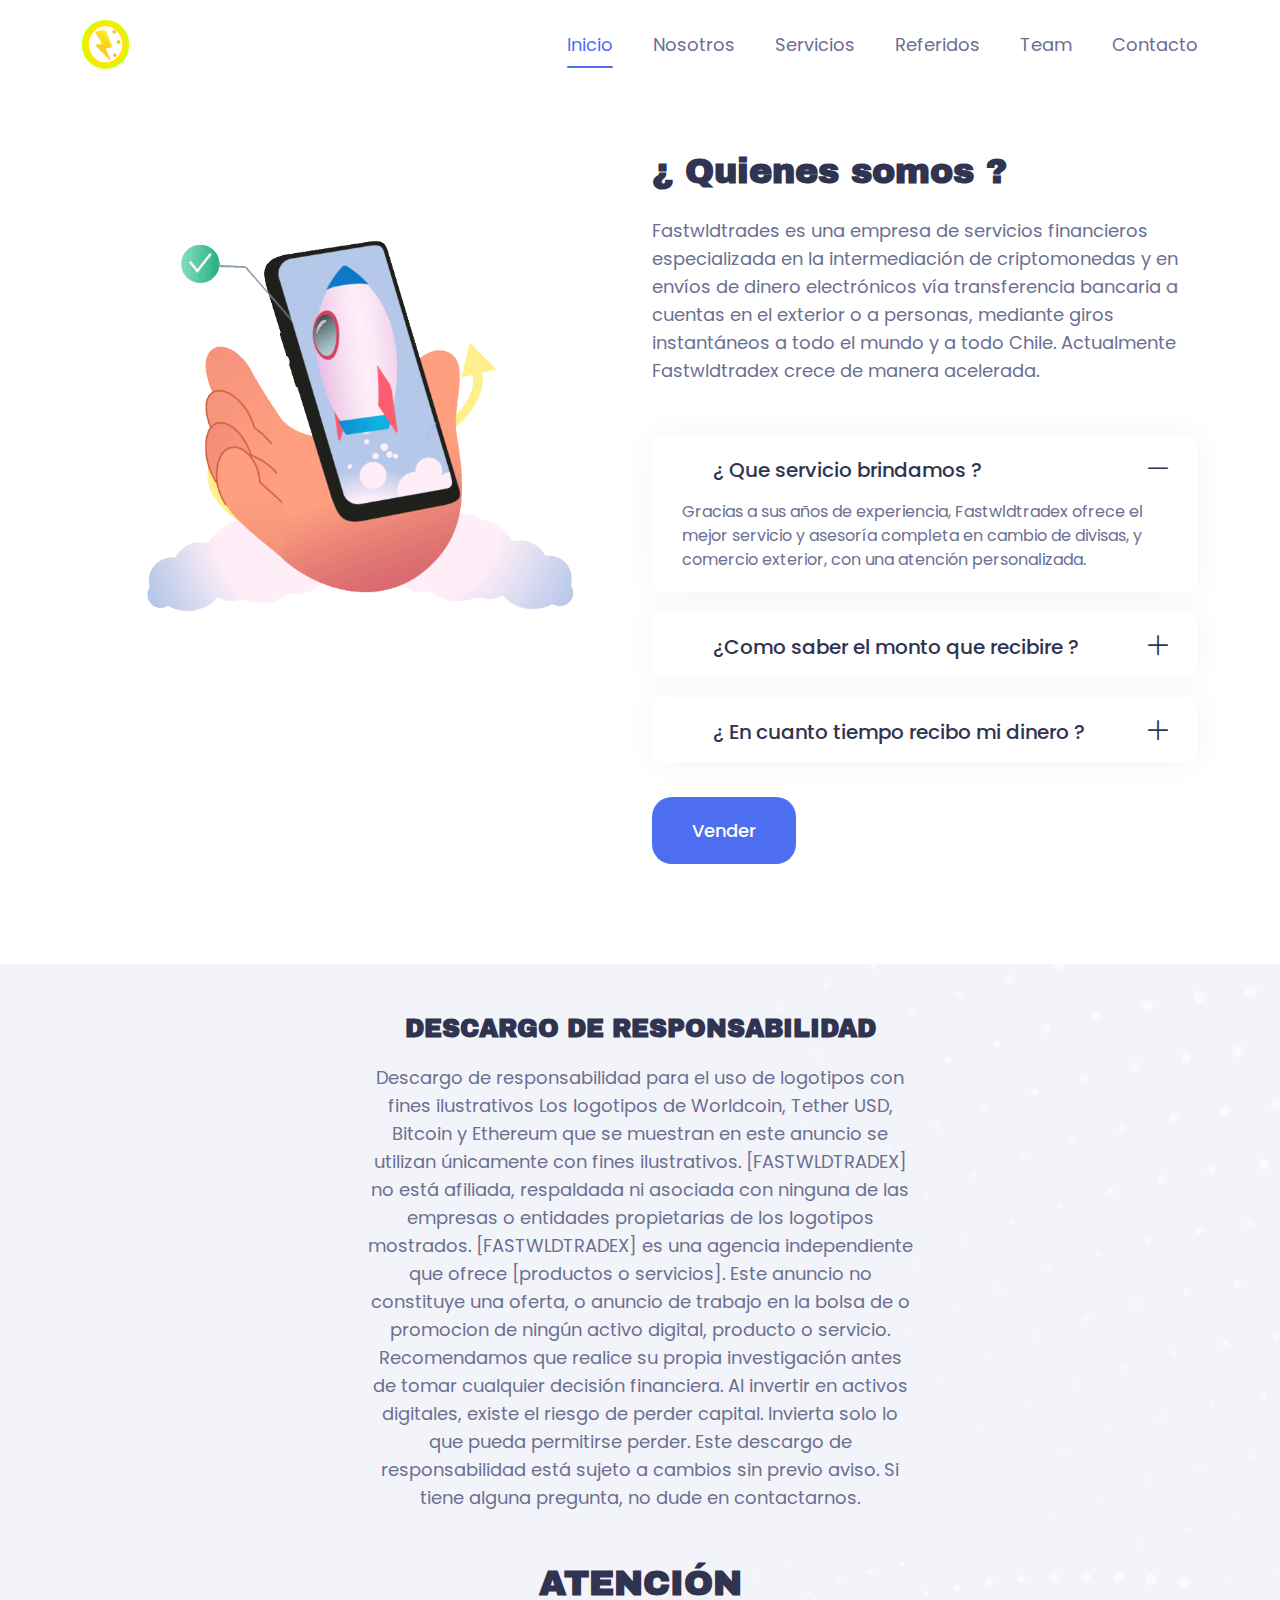
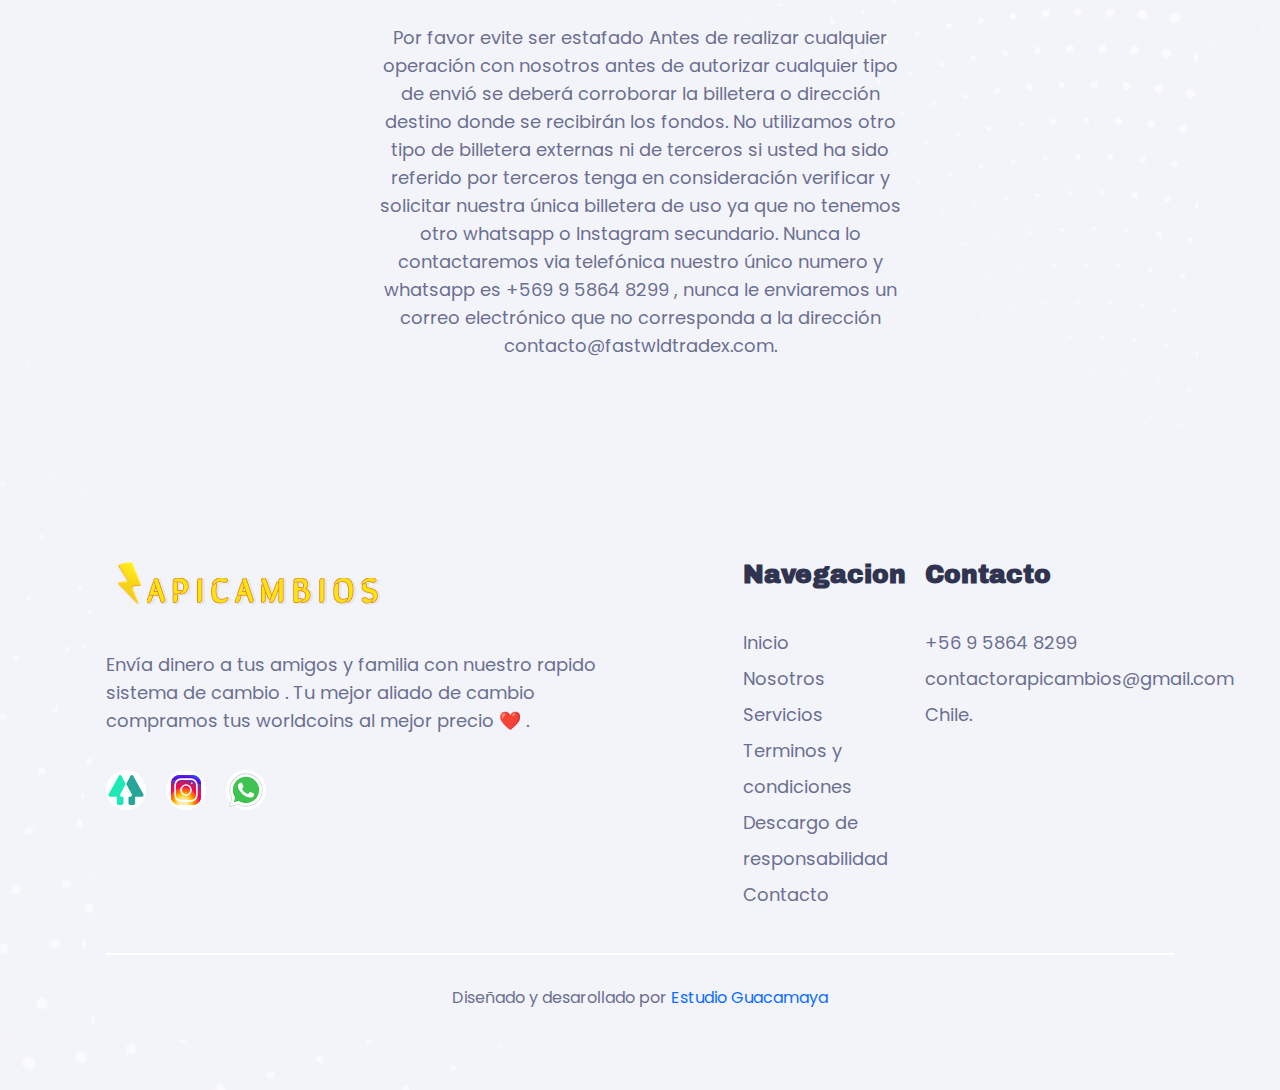
<file: descargo-de-responsabilidad.html>
<!DOCTYPE html>
<html class="no-js" lang="">
  <head>
    <meta charset="utf-8" />
    <meta http-equiv="x-ua-compatible" content="ie=edge" />
    <title>
      Rapicambios ||  Fastwldtradex || Compra de criptomonedas - Compramos tus worldcoin
 
    </title>
    <meta name="description" content="" />
    <meta name="viewport" content="width=device-width, initial-scale=1" />
    <link
      rel="shortcut icon"
      type="image/x-icon"
      href="assets/img/logo/logoup.svg"
    />
    <!-- Place favicon.ico in the root directory -->

    <!-- ========================= CSS here ========================= -->
    <link rel="stylesheet" href="assets/css/bootstrap-5.0.0-beta2.min.css" />
    <link rel="stylesheet" href="assets/css/LineIcons.2.0.css" />
    <link rel="stylesheet" href="assets/css/tiny-slider.css" />
    <link rel="stylesheet" href="assets/css/animate.css" />
    <link rel="stylesheet" href="assets/css/main.css" />
  </head>
  <body>
    <!-- ========================= preloader start ========================= -->
    <div class="preloader">
      <div class="loader">
        <div class="spinner">
          <div class="spinner-container">
            <div class="spinner-rotator">
              <div class="spinner-left">
                <div class="spinner-circle"></div>
              </div>
              <div class="spinner-right">
                <div class="spinner-circle"></div>
              </div>
            </div>
          </div>
        </div>
      </div>
    </div>
    <!-- preloader end -->

    <!-- ========================= header start ========================= -->
    <header class="header">
      <div class="navbar-area">
        <div class="container">
          <div class="row align-items-center">
            <div class="col-lg-12">
              <nav class="navbar navbar-expand-lg">
                <a class="navbar-brand" href="index.html">
                  <img src="assets/img/logo/logoup.svg" alt="Logo" />
                </a>
                <button
                  class="navbar-toggler"
                  type="button"
                  data-bs-toggle="collapse"
                  data-bs-target="#navbarSupportedContent"
                  aria-controls="navbarSupportedContent"
                  aria-expanded="false"
                  aria-label="Toggle navigation"
                >
                  <span class="toggler-icon"></span>
                  <span class="toggler-icon"></span>
                  <span class="toggler-icon"></span>
                </button>

                <div
                  class="collapse navbar-collapse sub-menu-bar"
                  id="navbarSupportedContent"
                >
                  <ul id="nav" class="navbar-nav ms-auto">
                    <li class="nav-item">
                      <a class="page-scroll active" href="#home">Inicio</a>
                    </li>
                    <li class="nav-item">
                      <a class="page-scroll" href="#about">Nosotros</a>
                    </li>
                    <li class="nav-item">
                      <a class="page-scroll" href="#service">Servicios</a>
                    </li>
                    <li class="nav-item">
                      <a
                        class=""
                        href="https://api.whatsapp.com/send/?phone=56958648299&text=Hola!%20Quiero%20ponerme%20en%20contacto%20con%20un%20agente%20Rapi%20Cambios%20quiero%20convertir%20mis%20tokens%20a%20dinero%20real%20ID:AXSREFRAPICAMBIOSORG%20"
                        >Referidos</a
                      >
                    </li>
                    <li class="nav-item">
                      <a class="" href="https://www.linktr.ee/fastwldtradex"
                        >Team</a
                      >
                    </li>
                    <li class="nav-item">
                      <a
                        class=""
                        href="https://api.whatsapp.com/send/?phone=56958648299&text=Hola!%20Quiero%20ponerme%20en%20contacto%20con%20un%20agente%20Rapi%20Cambios%20quiero%20convertir%20mis%20tokens%20a%20dinero%20real%20ID:AXSREFRAPICAMBIOSORG%20"
                        >Contacto</a
                      >
                    </li>
                  </ul>
                </div>
                <!-- navbar collapse -->
              </nav>
              <!-- navbar -->
            </div>
          </div>
          <!-- row -->
        </div>
        <!-- container -->
      </div>
      <!-- navbar area -->
    </header>
    <!-- ========================= header end ========================= -->

  
   

    <!-- ========================= about-section start ========================= -->
    <section id="about" class="about-section pt-150">
      <div class="container">
        <div class="row">
          <div class="col-lg-6">
            <div class="about-img mb-50">
              <img src="assets/img/logo/colors-startup-business-launch-on-phone-screen.gif" alt="about" />
            </div>
          </div>
          <div class="col-lg-6">
            <div class="about-content mb-50">
              <div class="section-title mb-50">
                <h1 class="mb-25">¿ Quienes somos ?</h1>
                <p>
                  Fastwldtrades es una empresa de servicios financieros
                  especializada en la intermediación de criptomonedas y en
                  envíos de dinero electrónicos vía transferencia bancaria a
                  cuentas en el exterior o a personas, mediante giros
                  instantáneos a todo el mundo y a todo Chile. Actualmente
                  Fastwldtradex crece de manera acelerada.
                </p>
              </div>
              <div class="accordion pb-15" id="accordionExample">
                <div class="single-faq">
                  <button
                    class="w-100 text-start"
                    type="button"
                    data-bs-toggle="collapse"
                    data-bs-target="#collapseOne"
                    aria-expanded="true"
                    aria-controls="collapseOne"
                  >
                    ¿ Que servicio brindamos ?
                  </button>

                  <div
                    id="collapseOne"
                    class="collapse show"
                    aria-labelledby="headingOne"
                    data-bs-parent="#accordionExample"
                  >
                    <div class="faq-content">
                      Gracias a sus años de experiencia, Fastwldtradex ofrece el
                      mejor servicio y asesoría completa en cambio de divisas, y
                      comercio exterior, con una atención personalizada.
                    </div>
                  </div>
                </div>
                <div class="single-faq">
                  <button
                    class="w-100 text-start collapsed"
                    type="button"
                    data-bs-toggle="collapse"
                    data-bs-target="#collapseTwo"
                    aria-expanded="false"
                    aria-controls="collapseTwo"
                  >
                    ¿Como saber el monto que recibire ?
                  </button>
                  <div
                    id="collapseTwo"
                    class="collapse"
                    aria-labelledby="headingTwo"
                    data-bs-parent="#accordionExample"
                  >
                    <div class="faq-content">
                      Compramos y vendemos una gran variedad de divisas
                      internacionales, la activa participación que tenemos en el
                      Mercado Cambiario y el sistema de cotización en tiempo
                      real con el que contamos, nos permite valorar mucho más su
                      moneda, otorgando la mejor tasa de cambio del mercado..
                    </div>
                  </div>
                </div>
                <div class="single-faq">
                  <button
                    class="w-100 text-start collapsed"
                    type="button"
                    data-bs-toggle="collapse"
                    data-bs-target="#collapseThree"
                    aria-expanded="false"
                    aria-controls="collapseThree"
                  >
                    ¿ En cuanto tiempo recibo mi dinero ?
                  </button>
                  <div
                    id="collapseThree"
                    class="collapse"
                    aria-labelledby="headingThree"
                    data-bs-parent="#accordionExample"
                  >
                    <div class="faq-content">
                      En un plazo minimo desde 5 minutos y en un plazo maximo de
                      hasta 2 horas limite.
                    </div>
                  </div>
                </div>
              </div>
              <a
                href="https://api.whatsapp.com/send/?phone=56958648299&text=Hola!%20Quiero%20ponerme%20en%20contacto%20con%20un%20agente%20Rapi%20Cambios%20quiero%20convertir%20mis%20tokens%20a%20dinero%20real%20ID:AXSREFRAPICAMBIOSORG%20"
                class="main-btn btn-hover"
                >Vender</a
              >
            </div>
          </div>
        </div>
      </div>
    </section>
    <!-- ========================= about-section end ========================= -->

    <!-- ========================= service-section start ========================= -->
    <section id="service" class="service-section img-bg pt-50 pb-50 mt-50">
      <div class="container">
        <div class="row justify-content-center">
          <div class="col-xxl-6 col-xl-6 col-lg-7 col-md-8">
            <div class="section-title text-center mb-50">
              <h3 class="mb-20">DESCARGO DE RESPONSABILIDAD</h3>
              <p>
                Descargo de responsabilidad para el uso de logotipos con fines ilustrativos
                Los logotipos de Worldcoin, Tether USD, Bitcoin y Ethereum que se muestran en este anuncio se utilizan únicamente con fines ilustrativos.
                
                [FASTWLDTRADEX] no está afiliada, respaldada ni asociada con ninguna de las empresas o entidades propietarias de los logotipos mostrados.
                
                [FASTWLDTRADEX] es una agencia independiente que ofrece [productos o servicios].
                
                Este anuncio no constituye una oferta, o anuncio de trabajo  en la bolsa de o promocion de ningún activo digital, producto o servicio.
                
                Recomendamos que realice su propia investigación antes de tomar cualquier decisión financiera.
                
                Al invertir en activos digitales, existe el riesgo de perder capital. Invierta solo lo que pueda permitirse perder.
                
                Este descargo de responsabilidad está sujeto a cambios sin previo aviso.
                
                Si tiene alguna pregunta, no dude en contactarnos.
                
              </p>
            </div>
          </div>
        </div>
        <section id="service" class="service-section img-bg">
          <div class="container">
            <div class="row justify-content-center">
              <div class="col-xxl-6 col-xl-6 col-lg-7 col-md-8">
                <div class="section-title text-center mb-50">
                  <h1 class="mb-20">ATENCIÓN</h1>
                  <p>
                    Por favor evite ser estafado Antes de realizar cualquier operación con nosotros antes de autorizar cualquier tipo de envió se deberá corroborar la billetera o dirección destino donde se recibirán los fondos. No utilizamos otro tipo de billetera externas ni de terceros si usted ha sido referido por terceros tenga en consideración verificar y solicitar nuestra única billetera de uso ya que no tenemos otro whatsapp o Instagram secundario. Nunca lo contactaremos via telefónica nuestro único numero y whatsapp es +569 9 5864 8299 , nunca le enviaremos un correo electrónico que no corresponda a la dirección contacto@fastwldtradex.com. 
                    
                  </p>
                </div>
              </div>
            </div>

   <!-- ========================= footer start ========================= -->
   <footer class="footer">
    <div class="container">
      <div class="widget-wrapper">
        <div class="row">
          <div class="col-xl-6 col-md-6">
            <div class="footer-widget">
              <div class="logo mb-35">
                <a href="index.html">
                  <img src="assets/img/logo/logodown.svg" alt="" />
                </a>
              </div>
              <p class="desc mb-35">
                Envía dinero a tus amigos y familia con nuestro rapido sistema
                de cambio . Tu mejor aliado de cambio compramos tus worldcoins
                al mejor precio ❤️ .
              </p>
              <ul class="socials">
                <li>
                  <a href="https://www.linktr.ee/fastwldtradex">
                    <i
                      ><svg
                        xmlns="http://www.w3.org/2000/svg"
                        x="0px"
                        y="0px"
                        width="40"
                        height="40"
                        viewBox="0 0 48 48"
                      >
                        <path
                          fill="#1de9b6"
                          d="M18.89,32H21v8c0,1.1-0.9,2-2,2h-4c-1.1,0-2-0.9-2-2v-8H4.89c-1.52,0-2.48-1.64-1.75-2.97 L15.25,7.16c0.76-1.37,2.74-1.37,3.5,0l4.85,9.74l-6.46,12.13C16.41,30.36,17.37,32,18.89,32z"
                        ></path>
                        <path
                          fill="#26a69a"
                          d="M43.11,32H35v8c0,1.1-0.9,2-2,2h-4c-1.1,0-2-0.9-2-2v-8h2.11c1.52,0,2.48-1.64,1.75-2.97L24.3,16.9 l4.95-9.74c0.76-1.37,2.74-1.37,3.5,0l12.11,21.87C45.59,30.36,44.63,32,43.11,32z"
                        ></path></svg
                    ></i>
                  </a>
                </li>

                <li>
                  <a href="https://www.instagram.com/fastwldtradex">
                    <i
                      ><svg
                        xmlns="http://www.w3.org/2000/svg"
                        x="0px"
                        y="0px"
                        width="40"
                        height="40"
                        viewBox="0 0 48 48"
                      >
                        <path
                          fill="#304ffe"
                          d="M41.67,13.48c-0.4,0.26-0.97,0.5-1.21,0.77c-0.09,0.09-0.14,0.19-0.12,0.29v1.03l-0.3,1.01l-0.3,1l-0.33,1.1 l-0.68,2.25l-0.66,2.22l-0.5,1.67c0,0.26-0.01,0.52-0.03,0.77c-0.07,0.96-0.27,1.88-0.59,2.74c-0.19,0.53-0.42,1.04-0.7,1.52 c-0.1,0.19-0.22,0.38-0.34,0.56c-0.4,0.63-0.88,1.21-1.41,1.72c-0.41,0.41-0.86,0.79-1.35,1.11c0,0,0,0-0.01,0 c-0.08,0.07-0.17,0.13-0.27,0.18c-0.31,0.21-0.64,0.39-0.98,0.55c-0.23,0.12-0.46,0.22-0.7,0.31c-0.05,0.03-0.11,0.05-0.16,0.07 c-0.57,0.27-1.23,0.45-1.89,0.54c-0.04,0.01-0.07,0.01-0.11,0.02c-0.4,0.07-0.79,0.13-1.19,0.16c-0.18,0.02-0.37,0.03-0.55,0.03 l-0.71-0.04l-3.42-0.18c0-0.01-0.01,0-0.01,0l-1.72-0.09c-0.13,0-0.27,0-0.4-0.01c-0.54-0.02-1.06-0.08-1.58-0.19 c-0.01,0-0.01,0-0.01,0c-0.95-0.18-1.86-0.5-2.71-0.93c-0.47-0.24-0.93-0.51-1.36-0.82c-0.18-0.13-0.35-0.27-0.52-0.42 c-0.48-0.4-0.91-0.83-1.31-1.27c-0.06-0.06-0.11-0.12-0.16-0.18c-0.06-0.06-0.12-0.13-0.17-0.19c-0.38-0.48-0.7-0.97-0.96-1.49 c-0.24-0.46-0.43-0.95-0.58-1.49c-0.06-0.19-0.11-0.37-0.15-0.57c-0.01-0.01-0.02-0.03-0.02-0.05c-0.1-0.41-0.19-0.84-0.24-1.27 c-0.06-0.33-0.09-0.66-0.09-1c-0.02-0.13-0.02-0.27-0.02-0.4l1.91-2.95l1.87-2.88l0.85-1.31l0.77-1.18l0.26-0.41v-1.03 c0.02-0.23,0.03-0.47,0.02-0.69c-0.01-0.7-0.15-1.38-0.38-2.03c-0.22-0.69-0.53-1.34-0.85-1.94c-0.38-0.69-0.78-1.31-1.11-1.87 C14,7.4,13.66,6.73,13.75,6.26C14.47,6.09,15.23,6,16,6h16c4.18,0,7.78,2.6,9.27,6.26C41.43,12.65,41.57,13.06,41.67,13.48z"
                        ></path>
                        <path
                          fill="#4928f4"
                          d="M42,16v0.27l-1.38,0.8l-0.88,0.51l-0.97,0.56l-1.94,1.13l-1.9,1.1l-1.94,1.12l-0.77,0.45 c0,0.48-0.12,0.92-0.34,1.32c-0.31,0.58-0.83,1.06-1.49,1.47c-0.67,0.41-1.49,0.74-2.41,0.98c0,0,0-0.01-0.01,0 c-3.56,0.92-8.42,0.5-10.78-1.26c-0.66-0.49-1.12-1.09-1.32-1.78c-0.06-0.23-0.09-0.48-0.09-0.73v-7.19 c0.01-0.15-0.09-0.3-0.27-0.45c-0.54-0.43-1.81-0.84-3.23-1.25c-1.11-0.31-2.3-0.62-3.3-0.92c-0.79-0.24-1.46-0.48-1.86-0.71 c0.18-0.35,0.39-0.7,0.61-1.03c1.4-2.05,3.54-3.56,6.02-4.13C14.47,6.09,15.23,6,16,6h10.8c5.37,0.94,10.32,3.13,14.47,6.26 c0.16,0.39,0.3,0.8,0.4,1.22c0.18,0.66,0.29,1.34,0.32,2.05C42,15.68,42,15.84,42,16z"
                        ></path>
                        <path
                          fill="#6200ea"
                          d="M42,16v4.41l-0.22,0.68l-0.75,2.33l-0.78,2.4l-0.41,1.28l-0.38,1.19l-0.37,1.13l-0.36,1.12l-0.19,0.59 l-0.25,0.78c0,0.76-0.02,1.43-0.07,2c-0.01,0.06-0.02,0.12-0.02,0.18c-0.06,0.53-0.14,0.98-0.27,1.36 c-0.01,0.06-0.03,0.12-0.05,0.17c-0.26,0.72-0.65,1.18-1.23,1.48c-0.14,0.08-0.3,0.14-0.47,0.2c-0.53,0.18-1.2,0.27-2.02,0.32 c-0.6,0.04-1.29,0.05-2.07,0.05H31.4l-1.19-0.05L30,37.61l-2.17-0.09l-2.2-0.09l-7.25-0.3l-1.88-0.08h-0.26 c-0.78-0.01-1.45-0.06-2.03-0.14c-0.84-0.13-1.49-0.35-1.98-0.68c-0.7-0.45-1.11-1.11-1.35-2.03c-0.06-0.22-0.11-0.45-0.14-0.7 c-0.1-0.58-0.15-1.25-0.18-2c0-0.15,0-0.3-0.01-0.46c-0.01-0.01,0-0.01,0-0.01v-0.58c-0.01-0.29-0.01-0.59-0.01-0.9l0.05-1.61 l0.03-1.15l0.04-1.34v-0.19l0.07-2.46l0.07-2.46l0.07-2.31l0.06-2.27l0.02-0.6c0-0.31-1.05-0.49-2.22-0.64 c-0.93-0.12-1.95-0.23-2.56-0.37c0.05-0.23,0.1-0.46,0.16-0.68c0.18-0.72,0.45-1.4,0.79-2.05c0.18-0.35,0.39-0.7,0.61-1.03 c2.16-0.95,4.41-1.69,6.76-2.17c2.06-0.43,4.21-0.66,6.43-0.66c7.36,0,14.16,2.49,19.54,6.69c0.52,0.4,1.03,0.83,1.53,1.28 C42,15.68,42,15.84,42,16z"
                        ></path>
                        <path
                          fill="#673ab7"
                          d="M42,18.37v4.54l-0.55,1.06l-1.05,2.05l-0.56,1.08l-0.51,0.99l-0.22,0.43c0,0.31,0,0.61-0.02,0.9 c0,0.43-0.02,0.84-0.05,1.22c-0.04,0.45-0.1,0.86-0.16,1.24c-0.15,0.79-0.36,1.47-0.66,2.03c-0.04,0.07-0.08,0.14-0.12,0.2 c-0.11,0.18-0.24,0.35-0.38,0.51c-0.18,0.22-0.38,0.41-0.61,0.57c-0.34,0.26-0.74,0.47-1.2,0.63c-0.57,0.21-1.23,0.35-2.01,0.43 c-0.51,0.05-1.07,0.08-1.68,0.08l-0.42,0.02l-2.08,0.12h-0.01L27.5,36.6l-2.25,0.13l-3.1,0.18l-3.77,0.22l-0.55,0.03 c-0.51,0-0.99-0.03-1.45-0.09c-0.05-0.01-0.09-0.02-0.14-0.02c-0.68-0.11-1.3-0.29-1.86-0.54c-0.68-0.3-1.27-0.7-1.77-1.18 c-0.44-0.43-0.82-0.92-1.13-1.47c-0.07-0.13-0.14-0.25-0.2-0.39c-0.3-0.59-0.54-1.25-0.72-1.97c-0.03-0.12-0.06-0.25-0.08-0.38 c-0.06-0.23-0.11-0.47-0.14-0.72c-0.11-0.64-0.17-1.32-0.2-2.03v-0.01c-0.01-0.29-0.02-0.57-0.02-0.87l-0.49-1.17l-0.07-0.18 L9.5,25.99L8.75,24.2l-0.12-0.29l-0.72-1.73l-0.8-1.93c0,0,0,0-0.01,0L6.29,18.3L6,17.59V16c0-0.63,0.06-1.25,0.17-1.85 c0.05-0.23,0.1-0.46,0.16-0.68c0.85-0.49,1.74-0.94,2.65-1.34c2.08-0.93,4.31-1.62,6.62-2.04c1.72-0.31,3.51-0.48,5.32-0.48 c7.31,0,13.94,2.65,19.12,6.97c0.2,0.16,0.39,0.32,0.58,0.49C41.09,17.48,41.55,17.91,42,18.37z"
                        ></path>
                        <path
                          fill="#8e24aa"
                          d="M42,21.35v5.14l-0.57,1.19l-1.08,2.25l-0.01,0.03c0,0.43-0.02,0.82-0.05,1.17c-0.1,1.15-0.38,1.88-0.84,2.33 c-0.33,0.34-0.74,0.53-1.25,0.63c-0.03,0.01-0.07,0.01-0.1,0.02c-0.16,0.03-0.33,0.05-0.51,0.05c-0.62,0.06-1.35,0.02-2.19-0.04 c-0.09,0-0.19-0.01-0.29-0.02c-0.61-0.04-1.26-0.08-1.98-0.11c-0.39-0.01-0.8-0.02-1.22-0.02h-0.02l-1.01,0.08h-0.01l-2.27,0.16 l-2.59,0.2l-0.38,0.03l-3.03,0.22l-1.57,0.12l-1.55,0.11c-0.27,0-0.53,0-0.79-0.01c0,0-0.01-0.01-0.01,0 c-1.13-0.02-2.14-0.09-3.04-0.26c-0.83-0.14-1.56-0.36-2.18-0.69c-0.64-0.31-1.17-0.75-1.6-1.31c-0.41-0.55-0.71-1.24-0.9-2.07 c0-0.01,0-0.01,0-0.01c-0.14-0.67-0.22-1.45-0.22-2.33l-0.15-0.27L9.7,26.35l-0.13-0.22L9.5,25.99l-0.93-1.65l-0.46-0.83 l-0.58-1.03l-1-1.79L6,19.75v-3.68c0.88-0.58,1.79-1.09,2.73-1.55c1.14-0.58,2.32-1.07,3.55-1.47c1.34-0.44,2.74-0.79,4.17-1.02 c1.45-0.24,2.94-0.36,4.47-0.36c6.8,0,13.04,2.43,17.85,6.47c0.22,0.17,0.43,0.36,0.64,0.54c0.84,0.75,1.64,1.56,2.37,2.41 C41.86,21.18,41.94,21.26,42,21.35z"
                        ></path>
                        <path
                          fill="#c2185b"
                          d="M42,24.71v7.23c-0.24-0.14-0.57-0.31-0.98-0.49c-0.22-0.11-0.47-0.22-0.73-0.32 c-0.38-0.17-0.79-0.33-1.25-0.49c-0.1-0.04-0.2-0.07-0.31-0.1c-0.18-0.07-0.37-0.13-0.56-0.19c-0.59-0.18-1.24-0.35-1.92-0.5 c-0.26-0.05-0.53-0.1-0.8-0.14c-0.87-0.15-1.8-0.24-2.77-0.25c-0.08-0.01-0.17-0.01-0.25-0.01l-2.57,0.02l-3.5,0.02h-0.01 l-7.49,0.06c-2.38,0-3.84,0.57-4.72,0.8c0,0-0.01,0-0.01,0.01c-0.93,0.24-1.22,0.09-1.3-1.54c-0.02-0.45-0.03-1.03-0.03-1.74 l-0.56-0.43l-0.98-0.74l-0.6-0.46l-0.12-0.09L8.88,24.1l-0.25-0.19l-0.52-0.4l-0.96-0.72L6,21.91v-3.4 c0.1-0.08,0.19-0.15,0.29-0.21c1.45-1,3-1.85,4.64-2.54c1.46-0.62,3-1.11,4.58-1.46c0.43-0.09,0.87-0.18,1.32-0.24 c1.33-0.23,2.7-0.34,4.09-0.34c6.01,0,11.53,2.09,15.91,5.55c0.66,0.52,1.3,1.07,1.9,1.66c0.82,0.78,1.59,1.61,2.3,2.49 c0.14,0.18,0.28,0.36,0.42,0.55C41.64,24.21,41.82,24.46,42,24.71z"
                        ></path>
                        <path
                          fill="#d81b60"
                          d="M42,28.72V32c0,0.65-0.06,1.29-0.18,1.91c-0.18,0.92-0.49,1.8-0.91,2.62c-0.22,0.05-0.47,0.05-0.75,0.01 c-0.63-0.11-1.37-0.44-2.17-0.87c-0.04-0.01-0.08-0.03-0.11-0.05c-0.25-0.13-0.51-0.27-0.77-0.43c-0.53-0.29-1.09-0.61-1.65-0.91 c-0.12-0.06-0.24-0.12-0.35-0.18c-0.64-0.33-1.3-0.63-1.96-0.86c0,0,0,0-0.01,0c-0.14-0.05-0.29-0.1-0.44-0.14 c-0.57-0.16-1.15-0.26-1.71-0.26l-1.1-0.32l-4.87-1.41c0,0,0,0-0.01,0l-2.99-0.87h-0.01l-1.3-0.38c-3.76,0-6.07,1.6-7.19,0.99 c-0.44-0.23-0.7-0.81-0.79-1.95c-0.03-0.32-0.04-0.68-0.04-1.1l-1.17-0.57l-0.05-0.02h-0.01l-0.84-0.42L9.7,26.35l-0.07-0.03 l-0.17-0.09L7.5,25.28L6,24.55v-3.43c0.17-0.15,0.35-0.29,0.53-0.43c0.19-0.15,0.38-0.29,0.57-0.44c0.01,0,0.01,0,0.01,0 c1.18-0.85,2.43-1.6,3.76-2.22c1.55-0.74,3.2-1.31,4.91-1.68c0.25-0.06,0.51-0.12,0.77-0.16c1.42-0.27,2.88-0.41,4.37-0.41 c5.27,0,10.11,1.71,14.01,4.59c1.13,0.84,2.18,1.77,3.14,2.78c0.79,0.83,1.52,1.73,2.18,2.67c0.05,0.07,0.1,0.14,0.15,0.2 c0.37,0.54,0.71,1.09,1.03,1.66C41.64,28.02,41.82,28.37,42,28.72z"
                        ></path>
                        <path
                          fill="#f50057"
                          d="M41.82,33.91c-0.18,0.92-0.49,1.8-0.91,2.62c-0.19,0.37-0.4,0.72-0.63,1.06c-0.14,0.21-0.29,0.41-0.44,0.6 c-0.36-0.14-0.89-0.34-1.54-0.56c0,0,0,0,0-0.01c-0.49-0.17-1.05-0.35-1.65-0.52c-0.17-0.05-0.34-0.1-0.52-0.15 c-0.71-0.19-1.45-0.36-2.17-0.46c-0.6-0.1-1.19-0.16-1.74-0.16l-0.46-0.13h-0.01l-2.42-0.7l-1.49-0.43l-1.66-0.48h-0.01l-0.54-0.15 l-6.53-1.88l-1.88-0.54l-1.4-0.33l-2.28-0.54l-0.28-0.07c0,0,0,0-0.01,0l-2.29-0.53c0-0.01,0-0.01,0-0.01l-0.41-0.09l-0.21-0.05 l-1.67-0.39l-0.19-0.05l-1.42-1.17L6,27.9v-4.08c0.37-0.36,0.75-0.7,1.15-1.03c0.12-0.11,0.25-0.21,0.38-0.31 c0.12-0.1,0.25-0.2,0.38-0.3c0.91-0.69,1.87-1.31,2.89-1.84c1.3-0.7,2.68-1.26,4.13-1.66c0.28-0.09,0.56-0.17,0.85-0.23 c1.64-0.41,3.36-0.62,5.14-0.62c4.47,0,8.63,1.35,12.07,3.66c1.71,1.15,3.25,2.53,4.55,4.1c0.66,0.79,1.26,1.62,1.79,2.5 c0.05,0.07,0.09,0.13,0.13,0.2c0.32,0.53,0.62,1.08,0.89,1.64c0.25,0.5,0.47,1,0.67,1.52C41.34,32.25,41.6,33.07,41.82,33.91z"
                        ></path>
                        <path
                          fill="#ff1744"
                          d="M40.28,37.59c-0.14,0.21-0.29,0.41-0.44,0.6c-0.44,0.55-0.92,1.05-1.46,1.49c-0.47,0.39-0.97,0.74-1.5,1.04 c-0.2-0.05-0.4-0.11-0.61-0.19c-0.66-0.23-1.35-0.61-1.99-1.01c-0.96-0.61-1.79-1.27-2.16-1.57c-0.14-0.12-0.21-0.18-0.21-0.18 l-1.7-0.15L30,37.6l-2.2-0.19l-2.28-0.2l-3.37-0.3l-5.34-0.47l-0.02-0.01l-1.88-0.91l-1.9-0.92l-1.53-0.74l-0.33-0.16l-0.41-0.2 l-1.42-0.69L7.43,31.9l-0.59-0.29L6,31.35v-4.47c0.47-0.56,0.97-1.09,1.5-1.6c0.34-0.32,0.7-0.64,1.07-0.94 c0.06-0.05,0.12-0.1,0.18-0.14c0.04-0.05,0.09-0.08,0.13-0.1c0.59-0.48,1.21-0.91,1.85-1.3c0.74-0.47,1.52-0.89,2.33-1.24 c0.87-0.39,1.78-0.72,2.72-0.97c1.63-0.46,3.36-0.7,5.14-0.7c4.08,0,7.85,1.24,10.96,3.37c1.99,1.36,3.71,3.08,5.07,5.07 c0.45,0.64,0.85,1.32,1.22,2.02c0.13,0.26,0.26,0.52,0.37,0.78c0.12,0.25,0.23,0.5,0.34,0.75c0.21,0.52,0.4,1.04,0.57,1.58 c0.32,1,0.56,2.02,0.71,3.08C40.21,36.89,40.25,37.24,40.28,37.59z"
                        ></path>
                        <path
                          fill="#ff5722"
                          d="M38.39,39.42c0,0.08,0,0.17-0.01,0.26c-0.47,0.39-0.97,0.74-1.5,1.04c-0.22,0.12-0.44,0.24-0.67,0.34 c-0.23,0.11-0.46,0.21-0.7,0.3c-0.34-0.18-0.8-0.4-1.29-0.61c-0.69-0.31-1.44-0.59-2.02-0.68c-0.14-0.03-0.27-0.04-0.39-0.04 l-1.64-0.21h-0.02l-2.04-0.27l-2.06-0.27l-0.96-0.12l-7.56-0.98c-0.49,0-1.01-0.03-1.55-0.1c-0.66-0.06-1.35-0.16-2.04-0.3 c-0.68-0.12-1.37-0.28-2.03-0.45c-0.69-0.16-1.37-0.35-2-0.53c-0.73-0.22-1.41-0.43-1.98-0.62c-0.47-0.15-0.87-0.29-1.18-0.4 c-0.18-0.43-0.33-0.88-0.44-1.34C6.1,33.66,6,32.84,6,32v-1.67c0.32-0.53,0.67-1.05,1.06-1.54c0.71-0.94,1.52-1.8,2.4-2.56 c0.03-0.04,0.07-0.07,0.1-0.09l0.01-0.01c0.31-0.28,0.63-0.53,0.97-0.77c0.04-0.04,0.08-0.07,0.12-0.1 c0.16-0.12,0.33-0.24,0.51-0.35c1.43-0.97,3.01-1.73,4.7-2.24c1.6-0.48,3.29-0.73,5.05-0.73c3.49,0,6.75,1.03,9.47,2.79 c2.01,1.29,3.74,2.99,5.06,4.98c0.16,0.23,0.31,0.46,0.46,0.7c0.69,1.17,1.26,2.43,1.68,3.75c0.05,0.15,0.09,0.3,0.13,0.46 c0.08,0.27,0.15,0.55,0.21,0.83c0.02,0.07,0.04,0.14,0.06,0.22c0.14,0.63,0.24,1.29,0.31,1.95c0,0.01,0,0.01,0,0.01 C38.36,38.22,38.39,38.82,38.39,39.42z"
                        ></path>
                        <path
                          fill="#ff6f00"
                          d="M36.33,39.42c0,0.35-0.02,0.73-0.06,1.11c-0.02,0.18-0.04,0.36-0.06,0.53c-0.23,0.11-0.46,0.21-0.7,0.3 c-0.45,0.17-0.91,0.31-1.38,0.41c-0.32,0.07-0.65,0.13-0.98,0.16h-0.01c-0.31-0.19-0.67-0.42-1.04-0.68 c-0.67-0.47-1.37-1-1.93-1.43c-0.01-0.01-0.01-0.01-0.02-0.02c-0.59-0.45-1.01-0.79-1.01-0.79l-1.06,0.04l-2.04,0.07l-0.95,0.04 l-3.82,0.14l-3.23,0.12c-0.21,0.01-0.46,0.01-0.77,0h-0.01c-0.42-0.01-0.92-0.04-1.47-0.09c-0.64-0.05-1.34-0.11-2.05-0.18 c-0.69-0.08-1.39-0.16-2.06-0.24c-0.74-0.08-1.44-0.17-2.04-0.25c-0.47-0.06-0.88-0.11-1.21-0.15c-0.28-0.32-0.53-0.65-0.77-1.01 c-0.36-0.54-0.67-1.11-0.91-1.72c-0.18-0.43-0.33-0.88-0.44-1.34c0.29-0.89,0.67-1.73,1.12-2.54c0.36-0.66,0.78-1.29,1.24-1.89 c0.45-0.59,0.94-1.14,1.47-1.64v-0.01c0.15-0.15,0.3-0.29,0.45-0.42c0.28-0.26,0.57-0.5,0.87-0.73h0.01 c0.01-0.02,0.02-0.02,0.03-0.03c0.24-0.19,0.49-0.36,0.74-0.53c1.48-1.01,3.15-1.76,4.95-2.2c1.19-0.29,2.44-0.45,3.73-0.45 c2.54,0,4.94,0.61,7.05,1.71h0.01c1.81,0.93,3.41,2.21,4.7,3.75c0.71,0.82,1.32,1.72,1.82,2.67c0.35,0.64,0.65,1.31,0.9,1.99 c0.02,0.06,0.04,0.11,0.06,0.16c0.17,0.5,0.32,1.02,0.45,1.54c0.09,0.37,0.16,0.75,0.22,1.13c0.02,0.12,0.04,0.23,0.05,0.35 C36.28,37.99,36.33,38.7,36.33,39.42z"
                        ></path>
                        <path
                          fill="#ff9800"
                          d="M34.28,39.42v0.1c0,0.34-0.03,0.77-0.06,1.23c-0.03,0.34-0.06,0.69-0.09,1.02c-0.32,0.07-0.65,0.13-0.98,0.16 h-0.01C32.76,41.98,32.39,42,32,42h-1.75l-0.38-0.11l-1.97-0.6l-2-0.6l-4.63-1.39l-2-0.6c0,0-0.83,0.33-2,0.72h-0.01 c-0.45,0.15-0.94,0.31-1.46,0.47c-0.65,0.19-1.34,0.38-2.02,0.53c-0.7,0.16-1.39,0.28-2.01,0.33c-0.19,0.02-0.38,0.03-0.55,0.03 c-0.56-0.31-1.1-0.68-1.59-1.09c-0.43-0.36-0.83-0.75-1.2-1.18c-0.28-0.32-0.53-0.65-0.77-1.01c0.07-0.45,0.15-0.89,0.27-1.32 c0.3-1.19,0.77-2.33,1.39-3.37c0.34-0.59,0.72-1.16,1.16-1.69c0.01-0.03,0.04-0.06,0.07-0.08c-0.01-0.01,0-0.01,0-0.01 c0.13-0.17,0.27-0.33,0.41-0.48c0-0.01,0-0.01,0-0.01c0.41-0.44,0.83-0.86,1.29-1.25c0.16-0.13,0.31-0.26,0.48-0.39 c0.03-0.03,0.06-0.05,0.1-0.08c2.25-1.72,5.06-2.76,8.09-2.76c3.44,0,6.57,1.29,8.94,3.41c1.14,1.03,2.11,2.26,2.84,3.63 c0.06,0.1,0.12,0.21,0.17,0.32c0.09,0.18,0.18,0.37,0.26,0.57c0.33,0.72,0.59,1.48,0.77,2.26c0.02,0.08,0.04,0.16,0.06,0.24 c0.08,0.37,0.15,0.75,0.2,1.13C34.24,38.21,34.28,38.81,34.28,39.42z"
                        ></path>
                        <path
                          fill="#ffc107"
                          d="M32.22,39.42c0,0.2-0.01,0.42-0.02,0.65c-0.02,0.37-0.05,0.77-0.1,1.18c-0.02,0.25-0.06,0.5-0.1,0.75h-5.48 l-1.06-0.17l-4.14-0.66l-0.59-0.09l-1.35-0.22c-0.59,0-1.87,0.26-3.22,0.51c-0.71,0.13-1.43,0.27-2.08,0.36 c-0.08,0.01-0.16,0.02-0.23,0.03h-0.01c-0.7-0.15-1.38-0.38-2.02-0.68c-0.2-0.09-0.4-0.19-0.6-0.3c-0.56-0.31-1.1-0.68-1.59-1.09 c-0.01-0.12-0.02-0.22-0.02-0.27c0-0.26,0.01-0.51,0.03-0.76c0.04-0.64,0.13-1.26,0.27-1.86c0.22-0.91,0.54-1.79,0.97-2.6 c0.08-0.17,0.17-0.34,0.27-0.5c0.04-0.08,0.09-0.15,0.13-0.23c0.18-0.29,0.38-0.57,0.58-0.85c0.42-0.55,0.89-1.07,1.39-1.54 c0.01,0,0.01,0,0.01,0c0.04-0.04,0.08-0.08,0.12-0.11c0.05-0.04,0.09-0.09,0.14-0.12c0.2-0.18,0.4-0.34,0.61-0.49 c0-0.01,0.01-0.01,0.01-0.01c1.89-1.41,4.23-2.24,6.78-2.24c1.98,0,3.82,0.5,5.43,1.38h0.01c1.38,0.76,2.58,1.79,3.53,3.03 c0.37,0.48,0.7,0.99,0.98,1.53h0.01c0.05,0.1,0.1,0.2,0.15,0.3c0.3,0.59,0.54,1.21,0.72,1.85h0.01c0.01,0.05,0.03,0.1,0.04,0.15 c0.12,0.43,0.22,0.87,0.29,1.32c0.01,0.09,0.02,0.19,0.03,0.28C32.19,38.43,32.22,38.92,32.22,39.42z"
                        ></path>
                        <path
                          fill="#ffd54f"
                          d="M30.17,39.31c0,0.16,0,0.33-0.02,0.49v0.01c0,0.01,0,0.01,0,0.01c-0.02,0.72-0.12,1.43-0.28,2.07 c0,0.04-0.01,0.07-0.03,0.11h-4.67l-3.85-0.83l-0.51-0.11l-0.08,0.02l-4.27,0.88L16.27,42H16c-0.64,0-1.27-0.06-1.88-0.18 c-0.09-0.02-0.18-0.04-0.27-0.06h-0.01c-0.7-0.15-1.38-0.38-2.02-0.68c-0.02-0.11-0.04-0.22-0.05-0.33 c-0.07-0.43-0.1-0.88-0.1-1.33c0-0.17,0-0.34,0.01-0.51c0.03-0.54,0.11-1.07,0.23-1.58c0.08-0.38,0.19-0.75,0.32-1.1 c0.11-0.31,0.24-0.61,0.38-0.9c0.12-0.25,0.26-0.49,0.4-0.73c0.14-0.23,0.29-0.45,0.45-0.67c0.4-0.55,0.87-1.06,1.39-1.51 c0.3-0.26,0.63-0.51,0.97-0.73c1.46-0.96,3.21-1.52,5.1-1.52c0.37,0,0.73,0.02,1.08,0.07h0.02c1.07,0.12,2.07,0.42,2.99,0.87 c0.01,0,0.01,0,0.01,0c1.45,0.71,2.68,1.78,3.58,3.1c0.15,0.22,0.3,0.46,0.43,0.7c0.11,0.19,0.21,0.39,0.3,0.59 c0.14,0.31,0.27,0.64,0.38,0.97h0.01c0.11,0.37,0.21,0.74,0.28,1.13v0.01C30.11,38.16,30.17,38.73,30.17,39.31z"
                        ></path>
                        <path
                          fill="#ffe082"
                          d="M28.11,39.52v0.03c0,0.59-0.07,1.17-0.21,1.74c-0.05,0.24-0.12,0.48-0.21,0.71h-4.48l-2.29-0.63L18.63,42H16 c-0.64,0-1.27-0.06-1.88-0.18c-0.02-0.03-0.03-0.06-0.04-0.09c-0.14-0.43-0.25-0.86-0.3-1.31c-0.04-0.29-0.06-0.59-0.06-0.9 c0-0.12,0-0.25,0.02-0.37c0.01-0.47,0.08-0.93,0.2-1.37c0.06-0.3,0.15-0.59,0.27-0.87c0.04-0.14,0.1-0.27,0.17-0.4 c0.15-0.34,0.33-0.67,0.53-0.99c0.22-0.32,0.46-0.62,0.73-0.9c0.32-0.36,0.68-0.69,1.09-0.96c0.7-0.51,1.5-0.89,2.37-1.1 c0.58-0.16,1.19-0.24,1.82-0.24c2,0,3.79,0.8,5.09,2.09c0.05,0.05,0.11,0.11,0.16,0.18h0.01c0.14,0.15,0.27,0.3,0.4,0.47 c0.37,0.47,0.68,0.98,0.92,1.54c0.12,0.26,0.22,0.53,0.3,0.81c0.01,0.04,0.02,0.07,0.03,0.11c0.14,0.49,0.23,1,0.25,1.53 C28.1,39.2,28.11,39.36,28.11,39.52z"
                        ></path>
                        <path
                          fill="#ffecb3"
                          d="M26.06,39.52c0,0.41-0.05,0.8-0.16,1.17c-0.1,0.4-0.25,0.78-0.44,1.14c-0.03,0.06-0.1,0.17-0.1,0.17h-8.88 c-0.01-0.01-0.02-0.03-0.02-0.04c-0.12-0.19-0.22-0.38-0.3-0.59c-0.2-0.46-0.32-0.96-0.36-1.48c-0.02-0.12-0.02-0.25-0.02-0.37 c0-0.06,0-0.13,0.01-0.19c0.01-0.44,0.07-0.86,0.19-1.25c0.1-0.36,0.23-0.69,0.4-1.01c0,0,0.01-0.01,0.01-0.02 c0.12-0.21,0.25-0.42,0.4-0.62c0.49-0.66,1.14-1.2,1.89-1.55c0.01,0,0.01,0,0.01,0c0.24-0.12,0.49-0.22,0.75-0.29c0,0,0,0,0.01,0 c0.46-0.14,0.96-0.21,1.47-0.21c0.59,0,1.16,0.09,1.68,0.28c0.19,0.05,0.37,0.13,0.55,0.22c0,0,0,0,0.01,0 c0.86,0.41,1.59,1.05,2.09,1.85c0.1,0.15,0.19,0.31,0.27,0.48c0.04,0.07,0.08,0.15,0.11,0.22c0.23,0.52,0.37,1.09,0.41,1.69 c0.01,0.05,0.01,0.1,0.01,0.16C26.06,39.36,26.06,39.44,26.06,39.52z"
                        ></path>
                        <g>
                          <path
                            fill="none"
                            stroke="#fff"
                            stroke-linecap="round"
                            stroke-linejoin="round"
                            stroke-miterlimit="10"
                            stroke-width="2"
                            d="M30,11H18c-3.9,0-7,3.1-7,7v12c0,3.9,3.1,7,7,7h12c3.9,0,7-3.1,7-7V18C37,14.1,33.9,11,30,11z"
                          ></path>
                          <circle cx="31" cy="16" r="1" fill="#fff"></circle>
                        </g>
                        <g>
                          <circle
                            cx="24"
                            cy="24"
                            r="6"
                            fill="none"
                            stroke="#fff"
                            stroke-linecap="round"
                            stroke-linejoin="round"
                            stroke-miterlimit="10"
                            stroke-width="2"
                          ></circle>
                        </g></svg
                    ></i>
                  </a>
                </li>
                <li>
                  <a
                    href="https://api.whatsapp.com/send/?phone=56958648299&text=Hola!%20Quiero%20ponerme%20en%20contacto%20con%20un%20agente%20Rapi%20Cambios%20quiero%20convertir%20mis%20tokens%20a%20dinero%20real%20ID:AXSREFRAPICAMBIOSORG%20"
                  >
                    <i
                      ><svg
                        xmlns="http://www.w3.org/2000/svg"
                        x="0px"
                        y="0px"
                        width="40"
                        height="40"
                        viewBox="0 0 48 48"
                      >
                        <path
                          fill="#fff"
                          d="M4.868,43.303l2.694-9.835C5.9,30.59,5.026,27.324,5.027,23.979C5.032,13.514,13.548,5,24.014,5c5.079,0.002,9.845,1.979,13.43,5.566c3.584,3.588,5.558,8.356,5.556,13.428c-0.004,10.465-8.522,18.98-18.986,18.98c-0.001,0,0,0,0,0h-0.008c-3.177-0.001-6.3-0.798-9.073-2.311L4.868,43.303z"
                        ></path>
                        <path
                          fill="#fff"
                          d="M4.868,43.803c-0.132,0-0.26-0.052-0.355-0.148c-0.125-0.127-0.174-0.312-0.127-0.483l2.639-9.636c-1.636-2.906-2.499-6.206-2.497-9.556C4.532,13.238,13.273,4.5,24.014,4.5c5.21,0.002,10.105,2.031,13.784,5.713c3.679,3.683,5.704,8.577,5.702,13.781c-0.004,10.741-8.746,19.48-19.486,19.48c-3.189-0.001-6.344-0.788-9.144-2.277l-9.875,2.589C4.953,43.798,4.911,43.803,4.868,43.803z"
                        ></path>
                        <path
                          fill="#cfd8dc"
                          d="M24.014,5c5.079,0.002,9.845,1.979,13.43,5.566c3.584,3.588,5.558,8.356,5.556,13.428c-0.004,10.465-8.522,18.98-18.986,18.98h-0.008c-3.177-0.001-6.3-0.798-9.073-2.311L4.868,43.303l2.694-9.835C5.9,30.59,5.026,27.324,5.027,23.979C5.032,13.514,13.548,5,24.014,5 M24.014,42.974C24.014,42.974,24.014,42.974,24.014,42.974C24.014,42.974,24.014,42.974,24.014,42.974 M24.014,42.974C24.014,42.974,24.014,42.974,24.014,42.974C24.014,42.974,24.014,42.974,24.014,42.974 M24.014,4C24.014,4,24.014,4,24.014,4C12.998,4,4.032,12.962,4.027,23.979c-0.001,3.367,0.849,6.685,2.461,9.622l-2.585,9.439c-0.094,0.345,0.002,0.713,0.254,0.967c0.19,0.192,0.447,0.297,0.711,0.297c0.085,0,0.17-0.011,0.254-0.033l9.687-2.54c2.828,1.468,5.998,2.243,9.197,2.244c11.024,0,19.99-8.963,19.995-19.98c0.002-5.339-2.075-10.359-5.848-14.135C34.378,6.083,29.357,4.002,24.014,4L24.014,4z"
                        ></path>
                        <path
                          fill="#40c351"
                          d="M35.176,12.832c-2.98-2.982-6.941-4.625-11.157-4.626c-8.704,0-15.783,7.076-15.787,15.774c-0.001,2.981,0.833,5.883,2.413,8.396l0.376,0.597l-1.595,5.821l5.973-1.566l0.577,0.342c2.422,1.438,5.2,2.198,8.032,2.199h0.006c8.698,0,15.777-7.077,15.78-15.776C39.795,19.778,38.156,15.814,35.176,12.832z"
                        ></path>
                        <path
                          fill="#fff"
                          fill-rule="evenodd"
                          d="M19.268,16.045c-0.355-0.79-0.729-0.806-1.068-0.82c-0.277-0.012-0.593-0.011-0.909-0.011c-0.316,0-0.83,0.119-1.265,0.594c-0.435,0.475-1.661,1.622-1.661,3.956c0,2.334,1.7,4.59,1.937,4.906c0.237,0.316,3.282,5.259,8.104,7.161c4.007,1.58,4.823,1.266,5.693,1.187c0.87-0.079,2.807-1.147,3.202-2.255c0.395-1.108,0.395-2.057,0.277-2.255c-0.119-0.198-0.435-0.316-0.909-0.554s-2.807-1.385-3.242-1.543c-0.435-0.158-0.751-0.237-1.068,0.238c-0.316,0.474-1.225,1.543-1.502,1.859c-0.277,0.317-0.554,0.357-1.028,0.119c-0.474-0.238-2.002-0.738-3.815-2.354c-1.41-1.257-2.362-2.81-2.639-3.285c-0.277-0.474-0.03-0.731,0.208-0.968c0.213-0.213,0.474-0.554,0.712-0.831c0.237-0.277,0.316-0.475,0.474-0.791c0.158-0.317,0.079-0.594-0.04-0.831C20.612,19.329,19.69,16.983,19.268,16.045z"
                          clip-rule="evenodd"
                        ></path></svg
                    ></i>
                  </a>
                </li>
              </ul>
            </div>
          </div>

          <div class="col-xl-2 offset-xl-1 col-md-5 offset-md-1 col-sm-6">
            <div class="footer-widget">
              <h3>Navegacion</h3>
              <ul class="links">
                <li><a href="index.html">Inicio</a></li>
                <li><a href="#about">Nosotros</a></li>
                <li><a href="#service">Servicios</a></li>
                <li>
                  <a href="https://www.linktr.ee/fastwldtradex"
                    >Terminos y condiciones</a
                  >
                </li>
                <li>
                  <a href="./descargo-de-responsabilidad.html"
                    >Descargo de responsabilidad</a
                  >
                </li>

                <li>
                  <a href="https://www.linktr.ee/fastwldtradex">Contacto</a>
                </li>
              </ul>
            </div>
          </div>

          <div class="col-xl-3 col-md-6">
            <div class="footer-widget">
              <h3>Contacto</h3>
              <ul>
                <li>
                  <a
                    href="https://api.whatsapp.com/send/?phone=56958648299&text=Hola!%20Quiero%20ponerme%20en%20contacto%20con%20un%20agente%20Rapi%20Cambios%20quiero%20convertir%20mis%20tokens%20a%20dinero%20real%20ID:AXSREFRAPICAMBIOSORG%20"
                    >+56 9 5864 8299</a
                  >
                </li>
                <li>
                  <a href="mailto:contactofastwldtradex@gmail.com"
                    >contactorapicambios@gmail.com</a
                  >
                </li>
                <li>Chile.</li>
              </ul>
              <div
                class="contact_map"
                style="width: 100%; height: 150px; margin-top: 25px"
              >
                <div class="gmap_canvas">
                  <iframe
                    id="gmap_canvas"
                    src="https://www.google.com/maps/embed?pb=!1m18!1m12!1m3!1d107070.07932304833!2d-71.61265957603652!3d-33.005357860338805!2m3!1f0!2f0!3f0!3m2!1i1024!2i768!4f13.1!3m3!1m2!1s0x9689de84ead41255%3A0x8e5fde76df3d413f!2zVmnDsWEgZGVsIE1hciwgVmFscGFyYcOtc28!5e0!3m2!1ses!2scl!4v1710814661804!5m2!1ses!2scl"
                    style="width: 100%"
                  ></iframe>
                </div>
              </div>
            </div>
          </div>
        </div>
      </div>

      <div class="copy-right">
        <p>
          Diseñado y desarollado por
          <a
            href="https://linktr.ee/estudioguacamaya"
            rel="nofollow"
            target="_blank"
          >
              Estudio Guacamaya
          </a>
        </p>
      </div>
    </div>
  </footer>
  <!-- ========================= footer end ========================= -->

  <!-- ========================= scroll-top ========================= -->
  <a href="#" class="scroll-top btn-hover">
    <i class="lni lni-chevron-up"></i>
  </a>

  <!-- ========================= JS here ========================= -->
  <script src="assets/js/bootstrap-5.0.0-beta2.min.js"></script>
  <script src="assets/js/count-up.min.js"></script>
  <script src="assets/js/tiny-slider.js"></script>
  <script src="assets/js/wow.min.js"></script>
  <script src="assets/js/polifill.js"></script>
  <script src="assets/js/main.js"></script>
</body>
</html>
</file>
<file: assets/css/tiny-slider.css>
.tns-outer{padding:0 !important}.tns-outer [hidden]{display:none !important}.tns-outer [aria-controls],.tns-outer [data-action]{cursor:pointer}.tns-slider{-webkit-transition:all 0s;-moz-transition:all 0s;transition:all 0s}.tns-slider>.tns-item{-webkit-box-sizing:border-box;-moz-box-sizing:border-box;box-sizing:border-box}.tns-horizontal.tns-subpixel{white-space:nowrap}.tns-horizontal.tns-subpixel>.tns-item{display:inline-block;vertical-align:top;white-space:normal}.tns-horizontal.tns-no-subpixel:after{content:'';display:table;clear:both}.tns-horizontal.tns-no-subpixel>.tns-item{float:left}.tns-horizontal.tns-carousel.tns-no-subpixel>.tns-item{margin-right:-100%}.tns-no-calc{position:relative;left:0}.tns-gallery{position:relative;left:0;min-height:1px}.tns-gallery>.tns-item{position:absolute;left:-100%;-webkit-transition:transform 0s, opacity 0s;-moz-transition:transform 0s, opacity 0s;transition:transform 0s, opacity 0s}.tns-gallery>.tns-slide-active{position:relative;left:auto !important}.tns-gallery>.tns-moving{-webkit-transition:all 0.25s;-moz-transition:all 0.25s;transition:all 0.25s}.tns-autowidth{display:inline-block}.tns-lazy-img{-webkit-transition:opacity 0.6s;-moz-transition:opacity 0.6s;transition:opacity 0.6s;opacity:0.6}.tns-lazy-img.tns-complete{opacity:1}.tns-ah{-webkit-transition:height 0s;-moz-transition:height 0s;transition:height 0s}.tns-ovh{overflow:hidden}.tns-visually-hidden{position:absolute;left:-10000em}.tns-transparent{opacity:0;visibility:hidden}.tns-fadeIn{opacity:1;filter:alpha(opacity=100);z-index:0}.tns-normal,.tns-fadeOut{opacity:0;filter:alpha(opacity=0);z-index:-1}.tns-vpfix{white-space:nowrap}.tns-vpfix>div,.tns-vpfix>li{display:inline-block}.tns-t-subp2{margin:0 auto;width:310px;position:relative;height:10px;overflow:hidden}.tns-t-ct{width:2333.3333333%;width:-webkit-calc(100% * 70 / 3);width:-moz-calc(100% * 70 / 3);width:calc(100% * 70 / 3);position:absolute;right:0}.tns-t-ct:after{content:'';display:table;clear:both}.tns-t-ct>div{width:1.4285714%;width:-webkit-calc(100% / 70);width:-moz-calc(100% / 70);width:calc(100% / 70);height:10px;float:left}

/*# sourceMappingURL=sourcemaps/tiny-slider.css.map */
</file>
<file: assets/css/main.css>
/* ============================
  Template Name: Bliss
  Author: uideck
  Description: Digital Agency Bootstrap 5 Landing Page.
  Version: 1.0
=============================== */
@import url("https://fonts.googleapis.com/css2?family=Archivo+Black&family=Archivo:wght@400;500;600;700&family=Poppins:wght@400;500;600;700&display=swap");
.counter-up-section .counter-up-content .counter-up-wrapper .single-counter .icon, .footer .widget-wrapper .footer-widget .socials li a {
  display: flex;
  justify-content: center;
  align-items: center;
}

/*===========================
    01.COMMON css 
===========================*/
html {
  scroll-behavior: smooth;
}

body {
  font-family: "Poppins", sans-serif;
  font-weight: normal;
  font-style: normal;
  color: #6B6F92;
  overflow-x: hidden;
}

* {
  margin: 0;
  padding: 0;
  box-sizing: border-box;
}

a:focus,
input:focus,
textarea:focus,
button:focus,
.btn:focus,
.btn.focus,
.btn:not(:disabled):not(.disabled).active,
.btn:not(:disabled):not(.disabled):active {
  text-decoration: none;
  outline: none;
  box-shadow: none;
}

a:hover {
  color: #4E6EF1;
}

a {
  transition: all 0.3s ease-out 0s;
}

a,
a:focus,
a:hover {
  text-decoration: none;
}

i,
span,
a {
  display: inline-block;
}

audio,
canvas,
iframe,
img,
svg,
video {
  vertical-align: middle;
}

h1,
h2,
h3,
h4,
h5,
h6 {
  font-family: "Archivo Black", sans-serif;
  font-weight: 700;
  margin: 0px;
  color: #313450;
}

.section-title p {
  font-size: 18px;
  line-height: 28px;
}

h1 a,
h2 a,
h3 a,
h4 a,
h5 a,
h6 a {
  color: inherit;
}

h1 {
  font-size: 35px;
}

h2 {
  font-size: 30px;
}

h3 {
  font-size: 25px;
}

h4 {
  font-size: 20px;
}

h5 {
  font-size: 18px;
}

h6 {
  font-size: 16px;
}

ul,
ol {
  margin: 0px;
  padding: 0px;
  list-style-type: none;
}

p {
  font-size: 16px;
  font-weight: 400;
  line-height: 25px;
  margin: 0px;
}

.img-bg {
  background-position: center center;
  background-size: cover;
  background-repeat: no-repeat;
  width: 100%;
  height: 100%;
}

.error {
  color: orangered;
}

.success {
  color: green;
}

/*===== All Button Style =====*/
.main-btn {
  display: inline-block;
  font-weight: 500;
  text-align: center;
  white-space: nowrap;
  vertical-align: middle;
  user-select: none;
  padding: 20px 40px;
  font-size: 18px;
  border-radius: 20px;
  color: #fff;
  cursor: pointer;
  z-index: 5;
  transition: all .4s ease-in-out;
  border: none;
  background: #4E6EF1;
  overflow: hidden;
}

.main-btn:hover {
  color: #fff;
}

.main-btn.border-btn {
  border: 2px solid #4E6EF1;
  background: transparent;
  color: #313450;
}

.btn-hover {
  position: relative;
  overflow: hidden;
}

.btn-hover::after {
  content: '';
  position: absolute;
  width: 0%;
  height: 0%;
  border-radius: 50%;
  background: rgba(0, 0, 0, 0.05);
  top: 50%;
  left: 50%;
  padding: 50%;
  z-index: -1;
  transition: all 0.3s ease-out 0s;
  transform: translate3d(-50%, -50%, 0) scale(0);
}

.btn-hover:hover::after {
  transform: translate3d(-50%, -50%, 0) scale(1.3);
}

.scroll-top {
  width: 45px;
  height: 45px;
  background: #4E6EF1;
  display: none;
  justify-content: center;
  align-items: center;
  font-size: 18px;
  color: #fff;
  border-radius: 5px;
  position: fixed;
  bottom: 30px;
  right: 30px;
  z-index: 9;
  cursor: pointer;
  transition: all 0.3s ease-out 0s;
}

.scroll-top:hover {
  color: #fff;
  background: rgba(78, 110, 241, 0.8);
}

@keyframes animation1 {
  0% {
    transform: translateY(30px);
  }
  50% {
    transform: translateY(-30px);
  }
  100% {
    transform: translateY(30px);
  }
}

/*===== All Preloader Style =====*/
.preloader {
  /* Body Overlay */
  position: fixed;
  top: 0;
  left: 0;
  display: table;
  height: 100%;
  width: 100%;
  /* Change Background Color */
  background: #fff;
  z-index: 99999;
}

.preloader .loader {
  display: table-cell;
  vertical-align: middle;
  text-align: center;
}

.preloader .loader .spinner {
  position: absolute;
  left: 50%;
  top: 50%;
  width: 64px;
  margin-left: -32px;
  z-index: 18;
  pointer-events: none;
}

.preloader .loader .spinner .spinner-container {
  pointer-events: none;
  position: absolute;
  width: 100%;
  padding-bottom: 100%;
  top: 50%;
  left: 50%;
  margin-top: -50%;
  margin-left: -50%;
  animation: spinner-linspin 1568.2353ms linear infinite;
}

.preloader .loader .spinner .spinner-container .spinner-rotator {
  position: absolute;
  width: 100%;
  height: 100%;
  animation: spinner-easespin 5332ms cubic-bezier(0.4, 0, 0.2, 1) infinite both;
}

.preloader .loader .spinner .spinner-container .spinner-rotator .spinner-left {
  position: absolute;
  top: 0;
  left: 0;
  bottom: 0;
  overflow: hidden;
  right: 50%;
}

.preloader .loader .spinner .spinner-container .spinner-rotator .spinner-right {
  position: absolute;
  top: 0;
  right: 0;
  bottom: 0;
  overflow: hidden;
  left: 50%;
}

.preloader .loader .spinner-circle {
  box-sizing: border-box;
  position: absolute;
  width: 200%;
  height: 100%;
  border-style: solid;
  /* Spinner Color */
  border-color: #4E6EF1 #4E6EF1 #ddd;
  border-radius: 50%;
  border-width: 6px;
}

.preloader .loader .spinner-left .spinner-circle {
  left: 0;
  right: -100%;
  border-right-color: #ddd;
  animation: spinner-left-spin 1333ms cubic-bezier(0.4, 0, 0.2, 1) infinite both;
}

.preloader .loader .spinner-right .spinner-circle {
  left: -100%;
  right: 0;
  border-left-color: #ddd;
  animation: right-spin 1333ms cubic-bezier(0.4, 0, 0.2, 1) infinite both;
}

/* Preloader Animations */

@keyframes spinner-linspin {
  to {
    transform: rotate(360deg);
  }
}

@keyframes spinner-easespin {
  12.5% {
    transform: rotate(135deg);
  }
  25% {
    transform: rotate(270deg);
  }
  37.5% {
    transform: rotate(405deg);
  }
  50% {
    transform: rotate(540deg);
  }
  62.5% {
    transform: rotate(675deg);
  }
  75% {
    transform: rotate(810deg);
  }
  87.5% {
    transform: rotate(945deg);
  }
  to {
    transform: rotate(1080deg);
  }
}

@keyframes spinner-left-spin {
  0% {
    transform: rotate(130deg);
  }
  50% {
    transform: rotate(-5deg);
  }
  to {
    transform: rotate(130deg);
  }
}

@keyframes right-spin {
  0% {
    transform: rotate(-130deg);
  }
  50% {
    transform: rotate(5deg);
  }
  to {
    transform: rotate(-130deg);
  }
}

/*===========================
    02.HEADER css 
===========================*/
/*===== NAVBAR =====*/
.navbar-area {
  position: absolute;
  top: 0;
  left: 0;
  width: 100%;
  z-index: 99;
  transition: all 0.3s ease-out 0s;
}

.sticky {
  position: fixed;
  z-index: 99;
  background-color: #fff;
  box-shadow: 0px 20px 50px 0px rgba(0, 0, 0, 0.05);
  transition: all 0.3s ease-out 0s;
}

.sticky .navbar {
  padding: 17px 0;
}

@media only screen and (min-width: 768px) and (max-width: 991px), (max-width: 767px) {
  .sticky .navbar {
    padding: 15px 0;
  }
}

.sticky .navbar .navbar-nav .nav-item a {
  color: #313450;
}

.sticky .navbar .navbar-toggler .toggler-icon {
  background: #313450;
}

.navbar {
  padding: 0;
  border-radius: 5px;
  position: relative;
  transition: all 0.3s ease-out 0s;
  padding: 20px 0;
}

@media only screen and (min-width: 768px) and (max-width: 991px), (max-width: 767px) {
  .navbar {
    padding: 17px 0;
  }
}

.navbar-brand {
  padding: 0;
}

.navbar-brand img {
  max-width: 180px;
}

.navbar-toggler {
  padding: 0;
}

.navbar-toggler:focus {
  outline: none;
  box-shadow: none;
}

.navbar-toggler .toggler-icon {
  width: 30px;
  height: 2px;
  background-color: #313450;
  display: block;
  margin: 5px 0;
  position: relative;
  transition: all 0.3s ease-out 0s;
}

.navbar-toggler.active .toggler-icon:nth-of-type(1) {
  transform: rotate(45deg);
  top: 7px;
}

.navbar-toggler.active .toggler-icon:nth-of-type(2) {
  opacity: 0;
}

.navbar-toggler.active .toggler-icon:nth-of-type(3) {
  transform: rotate(135deg);
  top: -7px;
}

@media only screen and (min-width: 768px) and (max-width: 991px), (max-width: 767px) {
  .navbar-collapse {
    position: absolute;
    top: 100%;
    left: 0;
    width: 100%;
    background-color: #fff;
    z-index: 9;
    box-shadow: 0px 15px 20px 0px rgba(0, 0, 0, 0.1);
    padding: 5px 12px;
  }
}

.navbar-nav .nav-item {
  position: relative;
  margin-left: 40px;
}

@media only screen and (min-width: 768px) and (max-width: 991px), (max-width: 767px) {
  .navbar-nav .nav-item {
    margin-left: 20px;
  }
}

.navbar-nav .nav-item a {
  font-size: 18px;
  font-weight: 400;
  color: #6B6F92;
  transition: all 0.3s ease-out 0s;
  padding: 10px 0;
  position: relative;
}

@media only screen and (min-width: 768px) and (max-width: 991px), (max-width: 767px) {
  .navbar-nav .nav-item a {
    display: inline-block;
    padding: 6px 0px;
    color: #6B6F92;
  }
}

.navbar-nav .nav-item a::before {
  content: '';
  position: absolute;
  bottom: 0;
  right: 0;
  left: auto;
  width: 0;
  height: 2px;
  background: #4E6EF1;
  z-index: -1;
  opacity: 0;
  border-radius: 10px;
  transition: all 0.3s ease-out 0s;
}

.navbar-nav .nav-item a:hover, .navbar-nav .nav-item a.active {
  color: #4E6EF1;
}

.navbar-nav .nav-item a:hover::before, .navbar-nav .nav-item a.active::before {
  right: auto;
  left: 0;
  opacity: 1;
  width: 100%;
}

.navbar-nav .nav-item:hover .sub-menu {
  top: 100%;
  opacity: 1;
  visibility: visible;
}

@media only screen and (min-width: 768px) and (max-width: 991px) {
  .navbar-nav .nav-item:hover .sub-menu {
    top: 0;
  }
}

@media (max-width: 767px) {
  .navbar-nav .nav-item:hover .sub-menu {
    top: 0;
  }
}

.navbar-nav .nav-item .sub-menu {
  width: 200px;
  background-color: #fff;
  box-shadow: 0px 0px 20px 0px rgba(0, 0, 0, 0.1);
  position: absolute;
  top: 110%;
  left: 0;
  opacity: 0;
  visibility: hidden;
  transition: all 0.3s ease-out 0s;
}

@media only screen and (min-width: 768px) and (max-width: 991px) {
  .navbar-nav .nav-item .sub-menu {
    position: relative;
    width: 100%;
    top: 0;
    display: none;
    opacity: 1;
    visibility: visible;
  }
}

@media (max-width: 767px) {
  .navbar-nav .nav-item .sub-menu {
    position: relative;
    width: 100%;
    top: 0;
    display: none;
    opacity: 1;
    visibility: visible;
  }
}

.navbar-nav .nav-item .sub-menu li {
  display: block;
}

.navbar-nav .nav-item .sub-menu li a {
  display: block;
  padding: 8px 20px;
  color: #222;
}

.navbar-nav .nav-item .sub-menu li a.active, .navbar-nav .nav-item .sub-menu li a:hover {
  padding-left: 25px;
  color: #4E6EF1;
}

.navbar-nav .sub-nav-toggler {
  display: none;
}

@media only screen and (min-width: 768px) and (max-width: 991px) {
  .navbar-nav .sub-nav-toggler {
    display: block;
    position: absolute;
    right: 0;
    top: 0;
    background: none;
    color: #222;
    font-size: 18px;
    border: 0;
    width: 30px;
    height: 30px;
  }
}

@media (max-width: 767px) {
  .navbar-nav .sub-nav-toggler {
    display: block;
    position: absolute;
    right: 0;
    top: 0;
    background: none;
    color: #222;
    font-size: 18px;
    border: 0;
    width: 30px;
    height: 30px;
  }
}

.navbar-nav .sub-nav-toggler span {
  width: 8px;
  height: 8px;
  border-left: 1px solid #222;
  border-bottom: 1px solid #222;
  transform: rotate(-45deg);
  position: relative;
  top: -5px;
}

/* ============== hero-area ============ */
.hero-section {
  position: relative;
  z-index: 1;
  padding: 160px 0 120px;
  background-image: url("../img/hero/hero-bg.jpg");
  background-repeat: no-repeat;
  background-position: left bottom;
  background-size: cover;
}

@media only screen and (min-width: 1200px) and (max-width: 1399px) {
  .hero-section {
    padding: 180px 0 140px;
  }
}

@media only screen and (min-width: 992px) and (max-width: 1199px) {
  .hero-section {
    padding: 180px 0 140px;
  }
}

@media only screen and (min-width: 768px) and (max-width: 991px) {
  .hero-section .hero-content {
    margin-bottom: 50px;
  }
}

@media (max-width: 767px) {
  .hero-section .hero-content {
    margin-bottom: 50px;
  }
}

.hero-section .hero-content span {
  font-family: "Archivo Black", sans-serif;
  font-size: 22px;
  color: #4E6EF1;
  margin-bottom: 20px;
}

@media only screen and (min-width: 992px) and (max-width: 1199px) {
  .hero-section .hero-content span {
    font-size: 25px;
  }
}

.hero-section .hero-content h1 {
  font-size: 50px;
  margin-bottom: 35px;
}

@media only screen and (min-width: 1200px) and (max-width: 1399px) {
  .hero-section .hero-content h1 {
    font-size: 45px;
  }
}

@media only screen and (min-width: 992px) and (max-width: 1199px) {
  .hero-section .hero-content h1 {
    font-size: 37px;
  }
}

@media (max-width: 767px) {
  .hero-section .hero-content h1 {
    font-size: 36px;
  }
}

@media only screen and (min-width: 480px) and (max-width: 767px) {
  .hero-section .hero-content h1 {
    font-size: 45px;
  }
}

.hero-section .hero-content p {
  margin-bottom: 40px;
}

@media only screen and (min-width: 1200px) and (max-width: 1399px) {
  .hero-section .hero-img img {
    width: 100%;
  }
}

@media only screen and (min-width: 992px) and (max-width: 1199px) {
  .hero-section .hero-img img {
    width: 100%;
  }
}

@media only screen and (min-width: 768px) and (max-width: 991px) {
  .hero-section .hero-img img {
    width: 100%;
  }
}

@media (max-width: 767px) {
  .hero-section .hero-img img {
    width: 100%;
  }
}

.hero-section .hero-shape .shape {
  position: absolute;
  z-index: -1;
}

.hero-section .hero-shape .shape.shape-1 {
  top: -285px;
  right: -300px;
}

@media only screen and (min-width: 1200px) and (max-width: 1399px) {
  .hero-section .hero-shape .shape.shape-1 {
    top: -420px;
    right: -550px;
  }
}

@media only screen and (min-width: 992px) and (max-width: 1199px) {
  .hero-section .hero-shape .shape.shape-1 {
    top: -400px;
    right: -550px;
  }
}

@media only screen and (min-width: 768px) and (max-width: 991px) {
  .hero-section .hero-shape .shape.shape-1 {
    display: none;
  }
}

@media (max-width: 767px) {
  .hero-section .hero-shape .shape.shape-1 {
    display: none;
  }
}

.client-logo-section .single-logo {
  opacity: .43;
  transition: all 0.3s ease-out 0s;
}

.client-logo-section .single-logo:hover {
  opacity: 1;
}

.client-logo-section .single-logo img {
  max-width: 100%;
}

/* ======= about css ========*/
.about-section .about-img img {
  width: 100%;
}

.about-section .accordion .single-faq {
  margin-bottom: 20px;
  border-radius: 10px;
  background: #fff;
  box-shadow: 0px 0px 35px #f2f4f9;
}

.about-section .accordion .single-faq button {
  padding: 20px 61px 15px;
  border: none;
  background: none;
  font-size: 20px;
  font-weight: 500;
  color: #313450;
  position: relative;
}

.about-section .accordion .single-faq button::after {
  content: "\eb2c";
  font: normal normal normal 1em/1 "LineIcons";
  position: absolute;
  right: 30px;
  top: 50%;
  transform: translateY(-50%);
  transition: all 0.3s ease-out 0s;
}

.about-section .accordion .single-faq button.collapsed::after {
  content: "\eb53";
}

.about-section .accordion .single-faq .faq-content {
  padding: 0 30px;
  padding-bottom: 20px;
}

/* ============== service css ==============*/
.service-section {
  background-image: url("../img/service/service-bg.jpg");
}

.service-section .single-service {
  text-align: center;
  padding: 50px 30px;
  border-radius: 10px;
  background: #fff;
  margin-bottom: 30px;
}

.service-section .single-service:hover .icon {
  color: #fff;
}

.service-section .single-service:hover .icon.color-1 {
  background: #FB32FB;
}

.service-section .single-service:hover .icon.color-2 {
  background: #4E6EF1;
}

.service-section .single-service:hover .icon.color-3 {
  background: #FF3B3B;
}

.service-section .single-service:hover .icon.color-4 {
  background: #5A37FF;
}

.service-section .single-service .icon {
  width: 95px;
  height: 95px;
  border-radius: 50%;
  display: flex;
  justify-content: center;
  align-items: center;
  margin: auto;
  margin-bottom: 30px;
  font-size: 40px;
  color: #313450;
  transition: all 0.3s ease-out 0s;
}

.service-section .single-service .icon.color-1 {
  background: #FFEFFF;
}

.service-section .single-service .icon.color-2 {
  background: #E4E9FF;
}

.service-section .single-service .icon.color-3 {
  background: #FFEAEA;
}

.service-section .single-service .icon.color-4 {
  background: #ECE8FF;
}

.service-section .single-service .content h3 {
  font-size: 24px;
  margin-bottom: 15px;
}

/* ============= counter-up css =========== */
@media only screen and (min-width: 1400px) {
  .counter-up-section .counter-up-content {
    margin-right: 65px;
  }
}

.counter-up-section .counter-up-content .counter-up-wrapper .single-counter {
  margin-bottom: 35px;
}

.counter-up-section .counter-up-content .counter-up-wrapper .single-counter .icon {
  width: 80px;
  height: 80px;
  border-radius: 10px;
  margin-bottom: 20px;
  color: #4E6EF1;
  font-size: 42px;
}

.counter-up-section .counter-up-content .counter-up-wrapper .single-counter .icon.color-1 {
  background: #FFEFFF;
}

.counter-up-section .counter-up-content .counter-up-wrapper .single-counter .icon.color-2 {
  background: #E1F2FB;
}

.counter-up-section .counter-up-content .counter-up-wrapper .single-counter .icon.color-3 {
  background: #FFEAEA;
}

.counter-up-section .counter-up-content .counter-up-wrapper .single-counter .icon.color-4 {
  background: #ECE8FF;
}

.counter-up-section .counter-up-content .counter-up-wrapper .single-counter .content h1 {
  font-size: 45px;
  margin-bottom: 10px;
}

@media only screen and (min-width: 992px) and (max-width: 1199px) {
  .counter-up-section .counter-up-content .counter-up-wrapper .single-counter .content h1 {
    font-size: 38px;
  }
}

.counter-up-section .counter-up-content .counter-up-wrapper .single-counter .content span {
  font-size: 25px;
  font-weight: 500;
}

@media only screen and (min-width: 992px) and (max-width: 1199px) {
  .counter-up-section .counter-up-content .counter-up-wrapper .single-counter .content span {
    font-size: 18px;
  }
}

.counter-up-section .counter-up-img img {
  width: 100%;
}

/* =========== footer css =========== */
.footer {
  background-image: url("../img/footer/footer-bg.svg");
  background-size: cover;
  background-position: top center;
  padding-top: 150px;
}

.footer .widget-wrapper .footer-widget {
  margin-bottom: 40px;
}

.footer .widget-wrapper .footer-widget .desc {
  font-size: 18px;
  line-height: 28px;
}

.footer .widget-wrapper .footer-widget .socials {
  display: flex;
  align-items: center;
}

.footer .widget-wrapper .footer-widget .socials li {
  margin-right: 20px;
}

.footer .widget-wrapper .footer-widget .socials li a {
  width: 40px;
  height: 40px;
  border-radius: 50%;
  color: #6B6F92;
  background: #fff;
}

.footer .widget-wrapper .footer-widget .socials li a:hover {
  padding-left: 0px;
}

.footer .widget-wrapper .footer-widget h3 {
  margin-bottom: 35px;
}

.footer .widget-wrapper .footer-widget ul li {
  font-size: 18px;
  line-height: 36px;
}

.footer .widget-wrapper .footer-widget ul li a {
  color: #6B6F92;
}

.footer .widget-wrapper .footer-widget ul li a:hover {
  color: #4E6EF1;
  padding-left: 7px;
}

.footer .copy-right {
  text-align: center;
  padding: 30px 0;
  border-top: 2px solid #fff;
}

/* ======================
    DEFAULT CSS
========================= */
.mt-5 {
  margin-top: 5px;
}

.mt-10 {
  margin-top: 10px;
}

.mt-15 {
  margin-top: 15px;
}

.mt-20 {
  margin-top: 20px;
}

.mt-25 {
  margin-top: 25px;
}

.mt-30 {
  margin-top: 30px;
}

.mt-35 {
  margin-top: 35px;
}

.mt-40 {
  margin-top: 40px;
}

.mt-45 {
  margin-top: 45px;
}

.mt-50 {
  margin-top: 50px;
}

.mt-55 {
  margin-top: 55px;
}

.mt-60 {
  margin-top: 60px;
}

.mt-65 {
  margin-top: 65px;
}

.mt-70 {
  margin-top: 70px;
}

.mt-75 {
  margin-top: 75px;
}

.mt-80 {
  margin-top: 80px;
}

.mt-85 {
  margin-top: 85px;
}

.mt-90 {
  margin-top: 90px;
}

.mt-95 {
  margin-top: 95px;
}

.mt-100 {
  margin-top: 100px;
}

.mt-105 {
  margin-top: 105px;
}

.mt-110 {
  margin-top: 110px;
}

.mt-115 {
  margin-top: 115px;
}

.mt-120 {
  margin-top: 120px;
}

.mt-125 {
  margin-top: 125px;
}

.mt-130 {
  margin-top: 130px;
}

.mt-135 {
  margin-top: 135px;
}

.mt-140 {
  margin-top: 140px;
}

.mt-145 {
  margin-top: 145px;
}

.mt-150 {
  margin-top: 150px;
}

.mt-155 {
  margin-top: 155px;
}

.mt-160 {
  margin-top: 160px;
}

.mt-165 {
  margin-top: 165px;
}

.mt-170 {
  margin-top: 170px;
}

.mt-175 {
  margin-top: 175px;
}

.mt-180 {
  margin-top: 180px;
}

.mt-185 {
  margin-top: 185px;
}

.mt-190 {
  margin-top: 190px;
}

.mt-195 {
  margin-top: 195px;
}

.mt-200 {
  margin-top: 200px;
}

.mt-205 {
  margin-top: 205px;
}

.mt-210 {
  margin-top: 210px;
}

.mt-215 {
  margin-top: 215px;
}

.mt-220 {
  margin-top: 220px;
}

.mt-225 {
  margin-top: 225px;
}

.mb-5 {
  margin-bottom: 5px;
}

.mb-10 {
  margin-bottom: 10px;
}

.mb-15 {
  margin-bottom: 15px;
}

.mb-20 {
  margin-bottom: 20px;
}

.mb-25 {
  margin-bottom: 25px;
}

.mb-30 {
  margin-bottom: 30px;
}

.mb-35 {
  margin-bottom: 35px;
}

.mb-40 {
  margin-bottom: 40px;
}

.mb-45 {
  margin-bottom: 45px;
}

.mb-50 {
  margin-bottom: 50px;
}

.mb-55 {
  margin-bottom: 55px;
}

.mb-60 {
  margin-bottom: 60px;
}

.mb-65 {
  margin-bottom: 65px;
}

.mb-70 {
  margin-bottom: 70px;
}

.mb-75 {
  margin-bottom: 75px;
}

.mb-80 {
  margin-bottom: 80px;
}

.mb-85 {
  margin-bottom: 85px;
}

.mb-90 {
  margin-bottom: 90px;
}

.mb-95 {
  margin-bottom: 95px;
}

.mb-100 {
  margin-bottom: 100px;
}

.mb-105 {
  margin-bottom: 105px;
}

.mb-110 {
  margin-bottom: 110px;
}

.mb-115 {
  margin-bottom: 115px;
}

.mb-120 {
  margin-bottom: 120px;
}

.mb-125 {
  margin-bottom: 125px;
}

.mb-130 {
  margin-bottom: 130px;
}

.mb-135 {
  margin-bottom: 135px;
}

.mb-140 {
  margin-bottom: 140px;
}

.mb-145 {
  margin-bottom: 145px;
}

.mb-150 {
  margin-bottom: 150px;
}

.mb-155 {
  margin-bottom: 155px;
}

.mb-160 {
  margin-bottom: 160px;
}

.mb-165 {
  margin-bottom: 165px;
}

.mb-170 {
  margin-bottom: 170px;
}

.mb-175 {
  margin-bottom: 175px;
}

.mb-180 {
  margin-bottom: 180px;
}

.mb-185 {
  margin-bottom: 185px;
}

.mb-190 {
  margin-bottom: 190px;
}

.mb-195 {
  margin-bottom: 195px;
}

.mb-200 {
  margin-bottom: 200px;
}

.mb-205 {
  margin-bottom: 205px;
}

.mb-210 {
  margin-bottom: 210px;
}

.mb-215 {
  margin-bottom: 215px;
}

.mb-220 {
  margin-bottom: 220px;
}

.mb-225 {
  margin-bottom: 225px;
}

.pt-5 {
  padding-top: 5px;
}

.pt-10 {
  padding-top: 10px;
}

.pt-15 {
  padding-top: 15px;
}

.pt-20 {
  padding-top: 20px;
}

.pt-25 {
  padding-top: 25px;
}

.pt-30 {
  padding-top: 30px;
}

.pt-35 {
  padding-top: 35px;
}

.pt-40 {
  padding-top: 40px;
}

.pt-45 {
  padding-top: 45px;
}

.pt-50 {
  padding-top: 50px;
}

.pt-55 {
  padding-top: 55px;
}

.pt-60 {
  padding-top: 60px;
}

.pt-65 {
  padding-top: 65px;
}

.pt-70 {
  padding-top: 70px;
}

.pt-75 {
  padding-top: 75px;
}

.pt-80 {
  padding-top: 80px;
}

.pt-85 {
  padding-top: 85px;
}

.pt-90 {
  padding-top: 90px;
}

.pt-95 {
  padding-top: 95px;
}

.pt-100 {
  padding-top: 100px;
}

.pt-105 {
  padding-top: 105px;
}

.pt-110 {
  padding-top: 110px;
}

.pt-115 {
  padding-top: 115px;
}

.pt-120 {
  padding-top: 120px;
}

.pt-125 {
  padding-top: 125px;
}

.pt-130 {
  padding-top: 130px;
}

.pt-135 {
  padding-top: 135px;
}

.pt-140 {
  padding-top: 140px;
}

.pt-145 {
  padding-top: 145px;
}

.pt-150 {
  padding-top: 150px;
}

.pt-155 {
  padding-top: 155px;
}

.pt-160 {
  padding-top: 160px;
}

.pt-165 {
  padding-top: 165px;
}

.pt-170 {
  padding-top: 170px;
}

.pt-175 {
  padding-top: 175px;
}

.pt-180 {
  padding-top: 180px;
}

.pt-185 {
  padding-top: 185px;
}

.pt-190 {
  padding-top: 190px;
}

.pt-195 {
  padding-top: 195px;
}

.pt-200 {
  padding-top: 200px;
}

.pt-205 {
  padding-top: 205px;
}

.pt-210 {
  padding-top: 210px;
}

.pt-215 {
  padding-top: 215px;
}

.pt-220 {
  padding-top: 220px;
}

.pt-225 {
  padding-top: 225px;
}

.pb-5 {
  padding-bottom: 5px;
}

.pb-10 {
  padding-bottom: 10px;
}

.pb-15 {
  padding-bottom: 15px;
}

.pb-20 {
  padding-bottom: 20px;
}

.pb-25 {
  padding-bottom: 25px;
}

.pb-30 {
  padding-bottom: 30px;
}

.pb-35 {
  padding-bottom: 35px;
}

.pb-40 {
  padding-bottom: 40px;
}

.pb-45 {
  padding-bottom: 45px;
}

.pb-50 {
  padding-bottom: 50px;
}

.pb-55 {
  padding-bottom: 55px;
}

.pb-60 {
  padding-bottom: 60px;
}

.pb-65 {
  padding-bottom: 65px;
}

.pb-70 {
  padding-bottom: 70px;
}

.pb-75 {
  padding-bottom: 75px;
}

.pb-80 {
  padding-bottom: 80px;
}

.pb-85 {
  padding-bottom: 85px;
}

.pb-90 {
  padding-bottom: 90px;
}

.pb-95 {
  padding-bottom: 95px;
}

.pb-100 {
  padding-bottom: 100px;
}

.pb-105 {
  padding-bottom: 105px;
}

.pb-110 {
  padding-bottom: 110px;
}

.pb-115 {
  padding-bottom: 115px;
}

.pb-120 {
  padding-bottom: 120px;
}

.pb-125 {
  padding-bottom: 125px;
}

.pb-130 {
  padding-bottom: 130px;
}

.pb-135 {
  padding-bottom: 135px;
}

.pb-140 {
  padding-bottom: 140px;
}

.pb-145 {
  padding-bottom: 145px;
}

.pb-150 {
  padding-bottom: 150px;
}

.pb-155 {
  padding-bottom: 155px;
}

.pb-160 {
  padding-bottom: 160px;
}

.pb-165 {
  padding-bottom: 165px;
}

.pb-170 {
  padding-bottom: 170px;
}

.pb-175 {
  padding-bottom: 175px;
}

.pb-180 {
  padding-bottom: 180px;
}

.pb-185 {
  padding-bottom: 185px;
}

.pb-190 {
  padding-bottom: 190px;
}

.pb-195 {
  padding-bottom: 195px;
}

.pb-200 {
  padding-bottom: 200px;
}

.pb-205 {
  padding-bottom: 205px;
}

.pb-210 {
  padding-bottom: 210px;
}

.pb-215 {
  padding-bottom: 215px;
}

.pb-220 {
  padding-bottom: 220px;
}

.pb-225 {
  padding-bottom: 225px;
}
</file>
